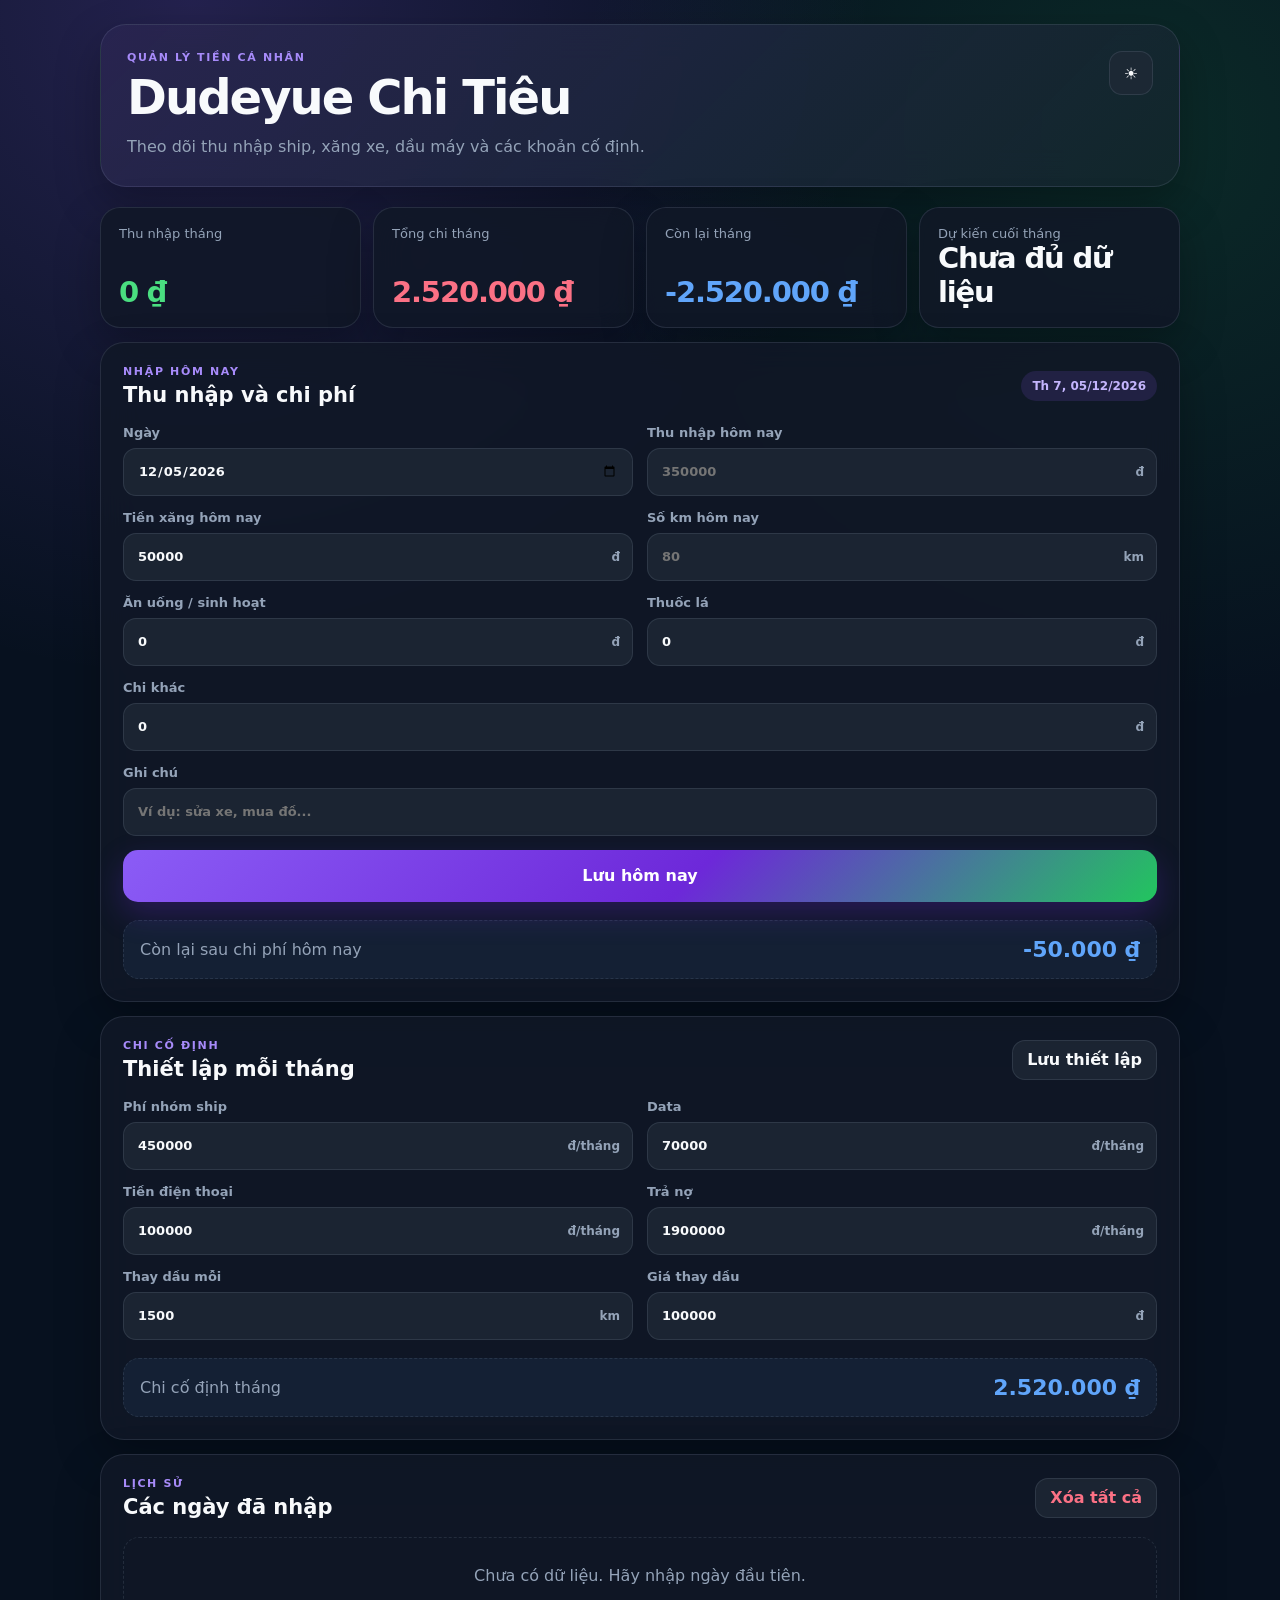
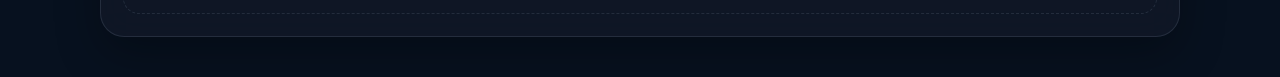
<file: index.html>
<!DOCTYPE html>
<html lang="vi">
<head>
  <meta charset="UTF-8" />
  <meta name="viewport" content="width=device-width, initial-scale=1, viewport-fit=cover" />
  <meta name="theme-color" content="#111827" />
  <meta name="apple-mobile-web-app-capable" content="yes" />
  <title>Dudeyue Chi Tiêu</title>
  <link rel="stylesheet" href="style.css" />
</head>
<body>
  <div class="app-shell">
    <header class="hero">
      <div>
        <p class="eyebrow">QUẢN LÝ TIỀN CÁ NHÂN</p>
        <h1>Dudeyue Chi Tiêu</h1>
        <p class="sub">Theo dõi thu nhập ship, xăng xe, dầu máy và các khoản cố định.</p>
      </div>
      <button id="themeBtn" class="icon-btn" aria-label="Đổi giao diện">☀️</button>
    </header>

    <main>
      <section class="summary-grid">
        <article class="summary-card income"><span>Thu nhập tháng</span><strong id="monthIncome">0đ</strong></article>
        <article class="summary-card expense"><span>Tổng chi tháng</span><strong id="monthExpense">0đ</strong></article>
        <article class="summary-card profit"><span>Còn lại tháng</span><strong id="monthNet">0đ</strong></article>
        <article class="summary-card"><span>Dự kiến cuối tháng</span><strong id="monthForecast">0đ</strong></article>
      </section>

      <section class="panel">
        <div class="panel-heading">
          <div><p class="eyebrow">NHẬP HÔM NAY</p><h2>Thu nhập và chi phí</h2></div>
          <span id="todayLabel" class="date-pill"></span>
        </div>

        <form id="dailyForm" class="form-grid">
          <label>Ngày<input id="entryDate" type="date" required /></label>
          <label>Thu nhập hôm nay<div class="money-input"><input id="income" type="number" inputmode="numeric" min="0" step="1000" placeholder="350000" required /><span>đ</span></div></label>
          <label>Tiền xăng hôm nay<div class="money-input"><input id="fuel" type="number" inputmode="numeric" min="0" max="200000" step="1000" value="50000" /><span>đ</span></div></label>
          <label>Số km hôm nay<div class="money-input"><input id="km" type="number" inputmode="decimal" min="0" step="1" placeholder="80" /><span>km</span></div></label>
          <label>Ăn uống / sinh hoạt<div class="money-input"><input id="food" type="number" inputmode="numeric" min="0" step="1000" value="0" /><span>đ</span></div></label>
          <label>Thuốc lá<div class="money-input"><input id="cigarette" type="number" inputmode="numeric" min="0" step="1000" value="0" /><span>đ</span></div></label>
          <label class="full">Chi khác<div class="money-input"><input id="other" type="number" inputmode="numeric" min="0" step="1000" value="0" /><span>đ</span></div></label>
          <label class="full">Ghi chú<input id="note" type="text" maxlength="100" placeholder="Ví dụ: sửa xe, mua đồ..." /></label>
          <button class="primary-btn full" type="submit">Lưu hôm nay</button>
        </form>
        <div class="instant-result"><span>Còn lại sau chi phí hôm nay</span><strong id="todayNet">0đ</strong></div>
      </section>

      <section class="panel">
        <div class="panel-heading">
          <div><p class="eyebrow">CHI CỐ ĐỊNH</p><h2>Thiết lập mỗi tháng</h2></div>
          <button id="saveSettingsBtn" class="secondary-btn" type="button">Lưu thiết lập</button>
        </div>
        <div class="settings-grid">
          <label>Phí nhóm ship<div class="money-input"><input id="groupFee" type="number" min="0" step="1000" value="450000" /><span>đ/tháng</span></div></label>
          <label>Data<div class="money-input"><input id="dataFee" type="number" min="0" step="1000" value="70000" /><span>đ/tháng</span></div></label>
          <label>Tiền điện thoại<div class="money-input"><input id="phoneFee" type="number" min="0" step="1000" value="100000" /><span>đ/tháng</span></div></label>
          <label>Trả nợ<div class="money-input"><input id="debtFee" type="number" min="0" step="1000" value="1900000" /><span>đ/tháng</span></div></label>
          <label>Thay dầu mỗi<div class="money-input"><input id="oilKm" type="number" min="1" step="100" value="1500" /><span>km</span></div></label>
          <label>Giá thay dầu<div class="money-input"><input id="oilCost" type="number" min="0" step="1000" value="100000" /><span>đ</span></div></label>
        </div>
        <div class="fixed-cost"><span>Chi cố định tháng</span><strong id="fixedTotal">0đ</strong></div>
      </section>

      <section class="panel">
        <div class="panel-heading">
          <div><p class="eyebrow">LỊCH SỬ</p><h2>Các ngày đã nhập</h2></div>
          <button id="clearBtn" class="danger-btn" type="button">Xóa tất cả</button>
        </div>
        <div id="emptyState" class="empty-state">Chưa có dữ liệu. Hãy nhập ngày đầu tiên.</div>
        <div id="historyList" class="history-list"></div>
      </section>
    </main>
  </div>
  <script src="app.js"></script>
</body>
</html>
</file>
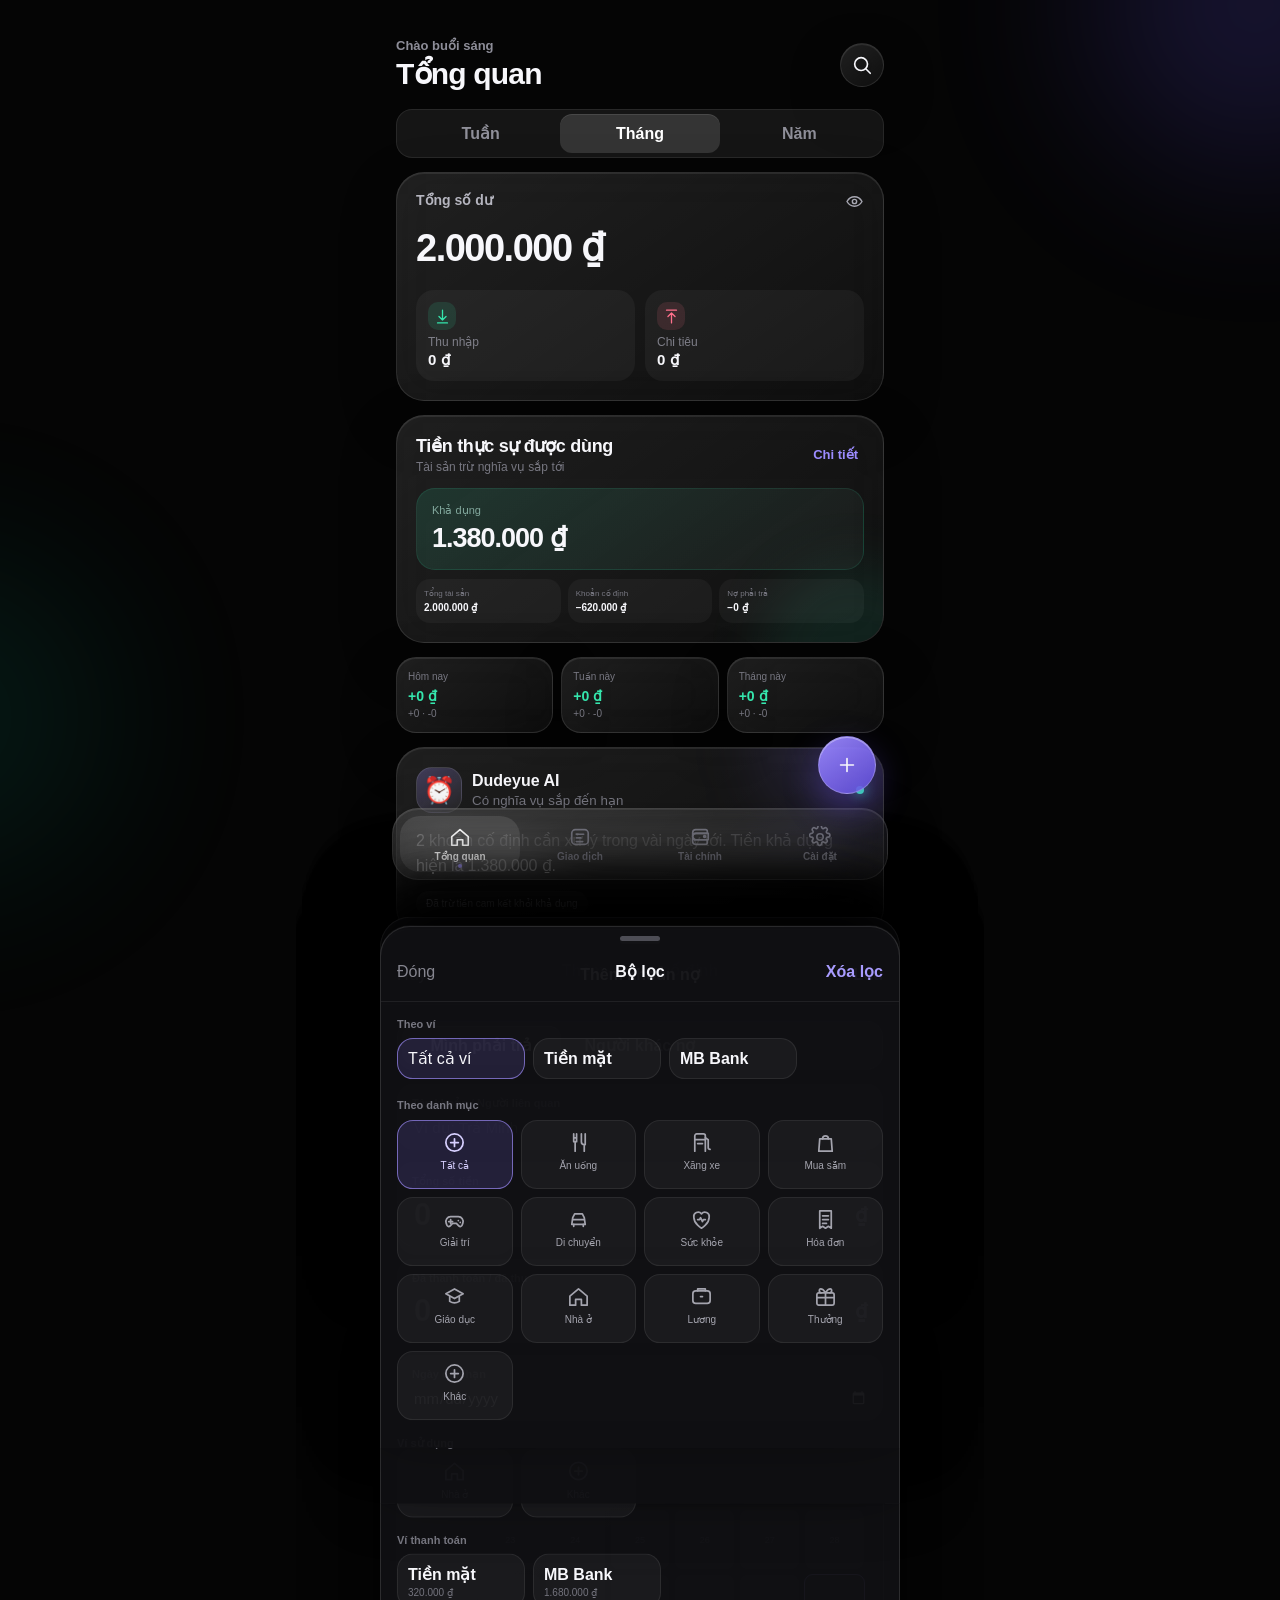
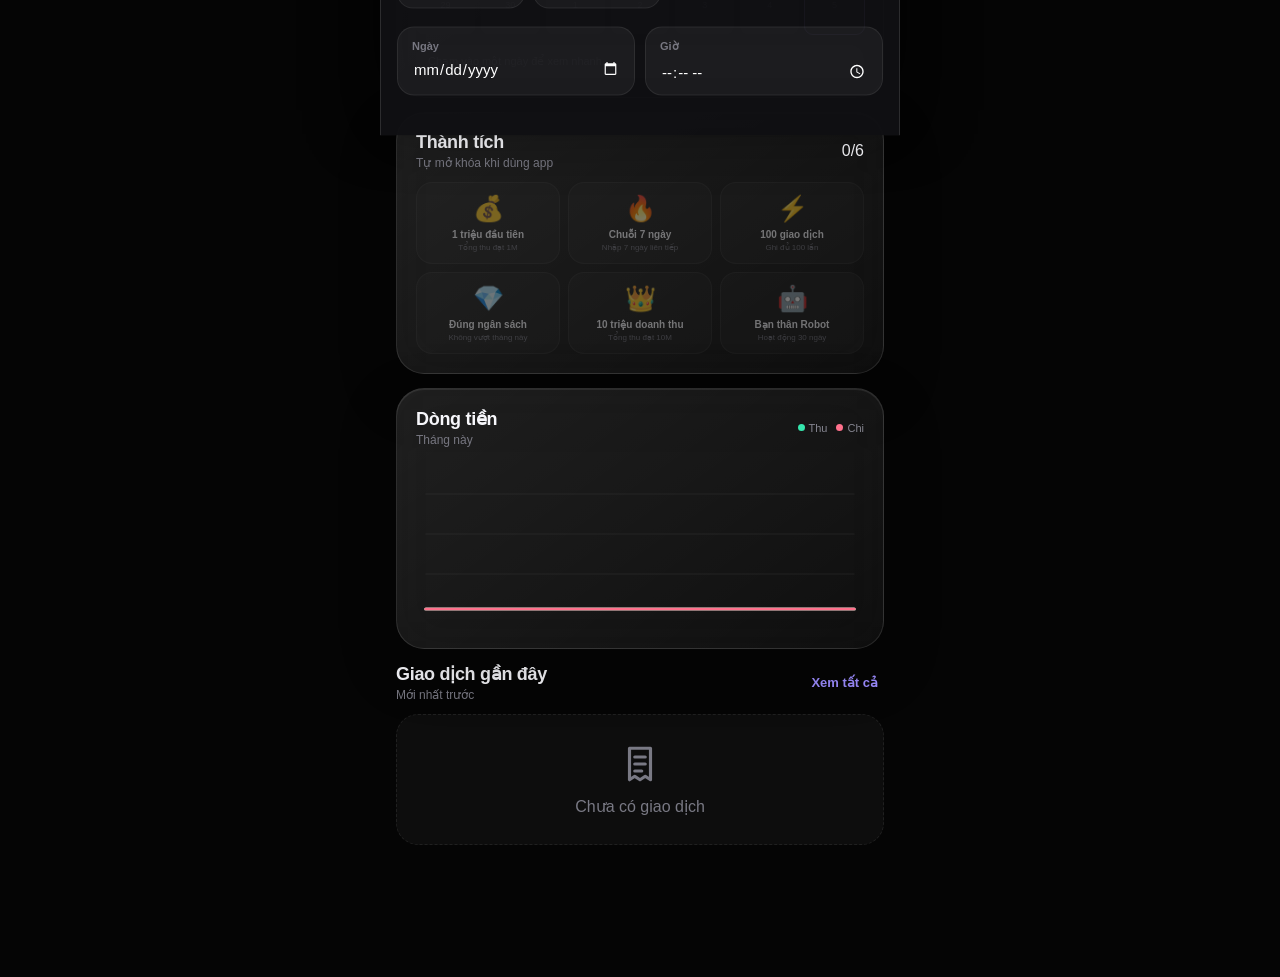
<file: thuchi/index.html>
<!doctype html>
<html lang="vi">
<head>
  <meta charset="utf-8">
  <meta name="viewport" content="width=device-width,initial-scale=1,viewport-fit=cover,user-scalable=no">
  <meta name="theme-color" content="#050505">
  <meta name="apple-mobile-web-app-capable" content="yes">
  <meta name="apple-mobile-web-app-status-bar-style" content="black-translucent">
  <meta name="apple-mobile-web-app-title" content="Dudeyue">
  <title>Dudeyue Thu Chi</title>
  <link rel="manifest" href="./manifest.webmanifest">
  <link rel="icon" href="./icon.svg" type="image/svg+xml">
  <link rel="apple-touch-icon" href="./icon.svg">
  <link rel="stylesheet" href="./style.css">
</head>
<body>
  <div class="ambient ambient-a"></div>
  <div class="ambient ambient-b"></div>

  <main id="app" class="app-shell">
    <section class="page active" data-page="overview">
      <header class="topbar">
        <div>
          <p class="eyebrow" id="greeting">Chào buổi tối</p>
          <h1>Tổng quan</h1>
        </div>
        <button class="icon-button glass" id="openSearch" aria-label="Tìm kiếm">
          <svg viewBox="0 0 24 24" aria-hidden="true"><path d="m21 21-4.35-4.35m1.35-5.65a7 7 0 1 1-14 0 7 7 0 0 1 14 0Z"/></svg>
        </button>
      </header>

      <div class="period-switch" id="periodSwitch" aria-label="Khoảng thời gian">
        <button data-period="week">Tuần</button>
        <button class="active" data-period="month">Tháng</button>
        <button data-period="year">Năm</button>
      </div>

      <article class="balance-card glass-card">
        <div class="card-title-row">
          <span>Tổng số dư</span>
          <button class="mini-icon" id="toggleBalance" aria-label="Ẩn hiện số dư">
            <svg viewBox="0 0 24 24"><path d="M2.5 12s3.5-6 9.5-6 9.5 6 9.5 6-3.5 6-9.5 6-9.5-6-9.5-6Z"/><circle cx="12" cy="12" r="2.7"/></svg>
          </button>
        </div>
        <div class="balance-value count-up" id="totalBalance">0 ₫</div>
        <div class="balance-stats">
          <div>
            <span class="stat-icon income"><svg viewBox="0 0 24 24"><path d="M12 3v14m0 0 5-5m-5 5-5-5"/><path d="M5 21h14"/></svg></span>
            <p>Thu nhập</p>
            <strong id="incomeTotal">0 ₫</strong>
          </div>
          <div>
            <span class="stat-icon expense"><svg viewBox="0 0 24 24"><path d="M12 21V7m0 0 5 5m-5-5-5 5"/><path d="M5 3h14"/></svg></span>
            <p>Chi tiêu</p>
            <strong id="expenseTotal">0 ₫</strong>
          </div>
        </div>
      </article>

      <section class="money-layers glass-card">
        <div class="section-heading compact-heading">
          <div><h2>Tiền thực sự được dùng</h2><p>Tài sản trừ nghĩa vụ sắp tới</p></div>
          <button class="text-button" data-go="wallets">Chi tiết</button>
        </div>
        <div class="money-layer-main">
          <span>Khả dụng</span>
          <strong id="availableMoney">0 ₫</strong>
        </div>
        <div class="money-layer-grid">
          <div><span>Tổng tài sản</span><strong id="assetSnapshot">0 ₫</strong></div>
          <div><span>Khoản cố định</span><strong id="fixedSnapshot">0 ₫</strong></div>
          <div><span>Nợ phải trả</span><strong id="debtSnapshot">0 ₫</strong></div>
        </div>
      </section>

      <section class="quick-stats" id="quickStats">
        <article class="mini-stat glass-card"><span>Hôm nay</span><strong id="todayNet">0 ₫</strong><small id="todayBreakdown">+0 · -0</small></article>
        <article class="mini-stat glass-card"><span>Tuần này</span><strong id="weekNet">0 ₫</strong><small id="weekBreakdown">+0 · -0</small></article>
        <article class="mini-stat glass-card"><span>Tháng này</span><strong id="monthNet">0 ₫</strong><small id="monthBreakdown">+0 · -0</small></article>
      </section>

      <article class="ai-card glass-card" id="aiCard">
        <div class="ai-head">
          <div class="ai-face" id="aiFace">🤖</div>
          <div><span>Dudeyue AI</span><small id="aiMood">Đang phân tích tiền của mày</small></div>
          <span class="live-dot"></span>
        </div>
        <p id="aiInsight">Thêm vài giao dịch để tao bắt đầu phân tích.</p>
        <div class="ai-tags" id="aiTags"></div>
      </article>

      <button class="budget-card glass-card pressable" id="openBudget">
        <div class="card-title-row">
          <div>
            <span>Ngân sách tháng này</span>
            <small id="budgetCaption">Chạm để chỉnh</small>
          </div>
          <span class="budget-percent" id="budgetPercent">0%</span>
        </div>
        <div class="budget-numbers"><strong id="budgetSpent">0 ₫</strong><span>/</span><span id="budgetLimit">0 ₫</span></div>
        <div class="progress-track"><div class="progress-fill" id="budgetProgress"></div></div>
        <div class="budget-detail-grid">
          <div><span>Còn lại</span><strong id="budgetRemaining">0 ₫</strong></div>
          <div><span>TB/ngày</span><strong id="budgetDailyAvg">0 ₫</strong></div>
          <div><span>Dự báo</span><strong id="budgetForecast">0 ₫</strong></div>
        </div>
        <div class="budget-category-bars" id="budgetCategoryBars"></div>
      </button>


      <article class="level-card glass-card">
        <div class="level-top">
          <div><span class="level-kicker">Hồ sơ tài chính</span><h2 id="levelTitle">Level 1 · Tân binh</h2></div>
          <div class="level-badge" id="levelBadge">1</div>
        </div>
        <div class="xp-row"><span id="xpText">0 / 100 XP</span><span id="streakText">🔥 0 ngày</span></div>
        <div class="progress-track xp-track"><div class="progress-fill" id="xpProgress"></div></div>
      </article>

      <article class="heatmap-card glass-card">
        <div class="section-heading">
          <div><h2>Lịch chi tiêu</h2><p>28 ngày gần nhất</p></div>
          <span class="heatmap-hint">ít → nhiều</span>
        </div>
        <div class="heatmap" id="heatmap"></div>
        <div class="heatmap-detail" id="heatmapDetail">Chạm vào một ngày để xem nhanh.</div>
      </article>

      <article class="achievement-card glass-card">
        <div class="section-heading">
          <div><h2>Thành tích</h2><p>Tự mở khóa khi dùng app</p></div>
          <span id="achievementCount">0/6</span>
        </div>
        <div class="achievement-grid" id="achievementGrid"></div>
      </article>

      <article class="chart-card glass-card">
        <div class="section-heading">
          <div>
            <h2>Dòng tiền</h2>
            <p id="chartSubtitle">Tháng này</p>
          </div>
          <div class="legend"><span><i class="dot income-dot"></i>Thu</span><span><i class="dot expense-dot"></i>Chi</span></div>
        </div>
        <div class="chart-wrap">
          <svg id="cashflowChart" viewBox="0 0 360 170" preserveAspectRatio="none" aria-label="Biểu đồ thu chi"></svg>
        </div>
      </article>

      <section class="recent-section">
        <div class="section-heading">
          <div><h2>Giao dịch gần đây</h2><p>Mới nhất trước</p></div>
          <button class="text-button" data-go="transactions">Xem tất cả</button>
        </div>
        <div id="recentTransactions" class="transaction-list"></div>
      </section>
    </section>

    <section class="page" data-page="transactions">
      <header class="topbar">
        <div><p class="eyebrow">Quản lý</p><h1>Giao dịch</h1></div>
        <button class="icon-button glass" id="openFilter" aria-label="Bộ lọc">
          <svg viewBox="0 0 24 24"><path d="M4 6h16M7 12h10M10 18h4"/></svg>
        </button>
      </header>
      <div class="search-field glass">
        <svg viewBox="0 0 24 24"><path d="m21 21-4.35-4.35m1.35-5.65a7 7 0 1 1-14 0 7 7 0 0 1 14 0Z"/></svg>
        <input id="transactionSearch" type="search" placeholder="Tìm nội dung, danh mục, ví…" autocomplete="off">
      </div>
      <div class="chip-row" id="transactionTypeChips">
        <button class="chip active" data-filter="all">Tất cả</button>
        <button class="chip" data-filter="expense">Chi</button>
        <button class="chip" data-filter="income">Thu</button>
        <button class="chip" data-filter="transfer">Chuyển ví</button>
      </div>
      <div id="allTransactions" class="transaction-list full"></div>
    </section>

    <section class="page" data-page="wallets">
      <header class="topbar">
        <div><p class="eyebrow">Dòng tiền</p><h1>Trung tâm tài chính</h1></div>
        <button class="icon-button glass" id="financeAddBtn" aria-label="Thêm">
          <svg viewBox="0 0 24 24"><path d="M12 5v14M5 12h14"/></svg>
        </button>
      </header>

      <div class="segmented finance-switch" id="financeSwitch">
        <button class="active" data-finance="wallets">Ví</button>
        <button data-finance="fixed">Cố định</button>
        <button data-finance="debts">Nợ</button>
      </div>

      <section class="finance-panel active" data-finance-panel="wallets">
        <article class="wallet-summary glass-card">
          <span>Tổng tài sản</span>
          <strong id="walletTotal">0 ₫</strong>
          <p id="walletCount">0 ví đang hoạt động</p>
        </article>
        <div id="walletList" class="wallet-list"></div>
      </section>

      <section class="finance-panel" data-finance-panel="fixed">
        <article class="obligation-hero glass-card">
          <span>Cố định tháng này</span>
          <strong id="fixedMonthTotal">0 ₫</strong>
          <div class="obligation-hero-row">
            <small id="fixedPaidText">Đã trả 0 ₫</small>
            <small id="fixedRemainingText">Còn 0 ₫</small>
          </div>
          <div class="progress-track"><div class="progress-fill fixed-progress" id="fixedProgress"></div></div>
        </article>
        <div class="section-heading finance-heading">
          <div><h2>Lịch thanh toán</h2><p>Chạm để đánh dấu đã trả</p></div>
        </div>
        <div id="fixedList" class="obligation-list"></div>
      </section>

      <section class="finance-panel" data-finance-panel="debts">
        <article class="networth-card glass-card">
          <div><span>Tài sản</span><strong id="debtAsset">0 ₫</strong></div>
          <i>−</i>
          <div><span>Nợ còn lại</span><strong id="totalDebt">0 ₫</strong></div>
          <i>=</i>
          <div class="net-result"><span>Tài sản ròng</span><strong id="netWorth">0 ₫</strong></div>
        </article>
        <div class="debt-summary-grid">
          <article class="mini-stat glass-card"><span>Phải trả</span><strong class="negative" id="payableTotal">0 ₫</strong><small id="payableDue">0 khoản sắp hạn</small></article>
          <article class="mini-stat glass-card"><span>Phải thu</span><strong class="positive" id="receivableTotal">0 ₫</strong><small id="receivableDue">0 khoản cần thu</small></article>
        </div>
        <div id="debtList" class="obligation-list"></div>
      </section>
    </section>

    <section class="page" data-page="settings">
      <header class="topbar">
        <div><p class="eyebrow">Cá nhân hóa</p><h1>Cài đặt</h1></div>
        <img class="robot-avatar" src="./icon.svg" alt="AI Robot">
      </header>

      <article class="profile-card glass-card">
        <div class="profile-main">
          <img src="./icon.svg" alt="Robot">
          <div><strong>Dudeyue</strong><span id="profileRank">Finance Rookie</span></div>
        </div>
        <div class="profile-metrics">
          <div><strong id="profileTx">0</strong><span>Giao dịch</span></div>
          <div><strong id="profileIncome">0 ₫</strong><span>Tổng thu</span></div>
          <div><strong id="profileDays">0</strong><span>Ngày hoạt động</span></div>
        </div>
      </article>

      <section class="settings-group glass-card">
        <h2>Dữ liệu</h2>
        <button class="setting-row" id="exportData">
          <span class="setting-icon"><svg viewBox="0 0 24 24"><path d="M12 3v12m0 0 5-5m-5 5-5-5"/><path d="M5 21h14"/></svg></span>
          <span><strong>Xuất bản sao JSON</strong><small>Lưu toàn bộ dữ liệu về máy</small></span>
          <svg class="chevron" viewBox="0 0 24 24"><path d="m9 6 6 6-6 6"/></svg>
        </button>
        <button class="setting-row" id="importData">
          <span class="setting-icon"><svg viewBox="0 0 24 24"><path d="M12 21V9m0 0 5 5m-5-5-5 5"/><path d="M5 3h14"/></svg></span>
          <span><strong>Khôi phục từ JSON</strong><small>Tương thích cả dữ liệu bản cũ phổ biến</small></span>
          <svg class="chevron" viewBox="0 0 24 24"><path d="m9 6 6 6-6 6"/></svg>
        </button>
        <input type="file" id="importFile" accept=".json,application/json" hidden>
      </section>

      <section class="settings-group glass-card">
        <h2>Ứng dụng</h2>
        <div class="setting-row static-row">
          <span class="setting-icon"><svg viewBox="0 0 24 24"><path d="M12 3a9 9 0 1 0 9 9c0-.6-.06-1.18-.17-1.74A7 7 0 0 1 12 3Z"/></svg></span>
          <span><strong>AMOLED Dark</strong><small>Giao diện tối Liquid Glass</small></span>
          <span class="status-pill">Đang bật</span>
        </div>
        <button class="setting-row danger-row" id="resetData">
          <span class="setting-icon"><svg viewBox="0 0 24 24"><path d="M4 7h16M9 7V4h6v3m-8 0 1 14h8l1-14"/></svg></span>
          <span><strong>Xóa toàn bộ dữ liệu</strong><small>Không thể hoàn tác</small></span>
          <svg class="chevron" viewBox="0 0 24 24"><path d="m9 6 6 6-6 6"/></svg>
        </button>
      </section>
      <p class="app-version">Dudeyue Finance V4.1 · Obligations Engine</p>
    </section>
  </main>

  <button id="fab" class="fab" aria-label="Thêm giao dịch">
    <svg viewBox="0 0 24 24"><path d="M12 5v14M5 12h14"/></svg>
  </button>

  <nav class="tabbar glass">
    <button class="tab active" data-tab="overview"><svg viewBox="0 0 24 24"><path d="M3 11.5 12 4l9 7.5V21h-6v-6H9v6H3Z"/></svg><span>Tổng quan</span></button>
    <button class="tab" data-tab="transactions"><svg viewBox="0 0 24 24"><rect x="3" y="4" width="18" height="16" rx="4"/><path d="M8 9h8M8 13h5M8 17h7"/></svg><span>Giao dịch</span></button>
    <button class="tab" data-tab="wallets"><svg viewBox="0 0 24 24"><path d="M4 7.5A3.5 3.5 0 0 1 7.5 4H18a2 2 0 0 1 2 2v2H7.5a3.5 3.5 0 0 0 0 7H20v3a2 2 0 0 1-2 2H7a3 3 0 0 1-3-3Z"/><path d="M7.5 8H21v7H7.5a3.5 3.5 0 0 1 0-7Z"/><circle cx="17" cy="11.5" r="1"/></svg><span>Tài chính</span></button>
    <button class="tab" data-tab="settings"><svg viewBox="0 0 24 24"><path d="M12 8.5A3.5 3.5 0 1 0 12 15.5 3.5 3.5 0 0 0 12 8.5Z"/><path d="m19.4 15 .1.1a2 2 0 0 1-2.8 2.8l-.1-.1a1.7 1.7 0 0 0-2.9 1.2v.2a2 2 0 0 1-4 0V19a1.7 1.7 0 0 0-2.9-1.2l-.1.1a2 2 0 0 1-2.8-2.8L4 15a1.7 1.7 0 0 0-1.2-2.9h-.2a2 2 0 0 1 0-4h.2A1.7 1.7 0 0 0 4 5.2l-.1-.1a2 2 0 0 1 2.8-2.8l.1.1A1.7 1.7 0 0 0 9.7 1.2V1a2 2 0 0 1 4 0v.2a1.7 1.7 0 0 0 2.9 1.2l.1-.1a2 2 0 0 1 2.8 2.8l-.1.1a1.7 1.7 0 0 0 1.2 2.9h.2a2 2 0 0 1 0 4h-.2A1.7 1.7 0 0 0 19.4 15Z"/></svg><span>Cài đặt</span></button>
  </nav>

  <div class="scrim" id="scrim"></div>

  <section class="sheet" id="transactionSheet" aria-hidden="true">
    <div class="sheet-handle"></div>
    <div class="sheet-header"><button class="sheet-close" data-close>Hủy</button><h2 id="transactionSheetTitle">Thêm giao dịch</h2><button class="sheet-save" id="saveTransaction">Lưu</button></div>
    <div class="sheet-content">
      <div class="segmented" id="transactionType">
        <button class="active" data-type="expense">Chi tiêu</button>
        <button data-type="income">Thu nhập</button>
        <button data-type="transfer">Chuyển ví</button>
      </div>
      <label class="amount-input">
        <span>Số tiền</span>
        <div><input id="amountInput" inputmode="numeric" placeholder="0"><b>₫</b></div>
      </label>
      <label class="field"><span>Nội dung</span><input id="noteInput" type="text" placeholder="Ví dụ: Ăn trưa"></label>
      <div class="field-block" id="categoryBlock">
        <span class="field-label">Danh mục</span>
        <div class="icon-grid" id="categoryGrid"></div>
      </div>
      <div class="field-block">
        <span class="field-label" id="walletLabel">Ví thanh toán</span>
        <div class="wallet-picks" id="walletPicks"></div>
      </div>
      <div class="field-block hidden" id="toWalletBlock">
        <span class="field-label">Chuyển đến ví</span>
        <div class="wallet-picks" id="toWalletPicks"></div>
      </div>
      <div class="date-grid">
        <label class="field"><span>Ngày</span><input id="dateInput" type="date"></label>
        <label class="field"><span>Giờ</span><input id="timeInput" type="time"></label>
      </div>
    </div>
  </section>

  <section class="sheet compact-sheet" id="budgetSheet" aria-hidden="true">
    <div class="sheet-handle"></div>
    <div class="sheet-header"><button class="sheet-close" data-close>Hủy</button><h2>Ngân sách tháng</h2><button class="sheet-save" id="saveBudget">Lưu</button></div>
    <div class="sheet-content">
      <label class="amount-input"><span>Giới hạn chi tiêu</span><div><input id="budgetInput" inputmode="numeric" placeholder="0"><b>₫</b></div></label>
      <div class="field-block">
        <span class="field-label">Cảnh báo khi đạt</span>
        <div class="chip-row budget-alerts" id="budgetAlertChips">
          <button class="chip" data-alert="50">50%</button>
          <button class="chip active" data-alert="80">80%</button>
          <button class="chip active" data-alert="100">100%</button>
        </div>
      </div>
      <div class="field-block">
        <span class="field-label">Giới hạn theo danh mục</span>
        <div id="categoryBudgetEditor" class="category-budget-editor"></div>
      </div>
      <p class="helper">App sẽ dự báo mức chi cuối tháng và cảnh báo khi tốc độ chi tiêu quá nhanh.</p>
    </div>
  </section>

  <section class="sheet compact-sheet" id="walletSheet" aria-hidden="true">
    <div class="sheet-handle"></div>
    <div class="sheet-header"><button class="sheet-close" data-close>Hủy</button><h2 id="walletSheetTitle">Thêm ví</h2><button class="sheet-save" id="saveWallet">Lưu</button></div>
    <div class="sheet-content">
      <label class="field"><span>Tên ví</span><input id="walletNameInput" type="text" placeholder="Ví dụ: MB Bank"></label>
      <label class="amount-input"><span>Số dư ban đầu</span><div><input id="walletBalanceInput" inputmode="numeric" placeholder="0"><b>₫</b></div></label>
      <div class="field-block"><span class="field-label">Biểu tượng</span><div class="icon-grid small" id="walletIconGrid"></div></div>
    </div>
  </section>

  <section class="sheet compact-sheet" id="fixedSheet" aria-hidden="true">
    <div class="sheet-handle"></div>
    <div class="sheet-header"><button class="sheet-close" data-close>Hủy</button><h2 id="fixedSheetTitle">Thêm khoản cố định</h2><button class="sheet-save" id="saveFixed">Lưu</button></div>
    <div class="sheet-content">
      <label class="field"><span>Tên khoản</span><input id="fixedNameInput" type="text" placeholder="Ví dụ: Phí nhóm ship"></label>
      <label class="amount-input"><span>Số tiền</span><div><input id="fixedAmountInput" inputmode="numeric" placeholder="0"><b>₫</b></div></label>
      <div class="field-block">
        <span class="field-label">Chu kỳ</span>
        <div class="chip-row" id="fixedCycleChips">
          <button class="chip active" data-cycle="monthly">Hàng tháng</button>
          <button class="chip" data-cycle="weekly">Hàng tuần</button>
          <button class="chip" data-cycle="yearly">Hàng năm</button>
        </div>
      </div>
      <div class="date-grid">
        <label class="field"><span>Ngày đến hạn</span><input id="fixedDueDayInput" type="number" min="1" max="31" value="1"></label>
        <label class="field"><span>Danh mục</span><input id="fixedCategoryInput" type="text" placeholder="Hóa đơn"></label>
      </div>
      <div class="field-block">
        <span class="field-label">Ví thanh toán mặc định</span>
        <div class="wallet-picks" id="fixedWalletPicks"></div>
      </div>
      <button class="sheet-danger hidden" id="deleteFixed">Xóa khoản cố định</button>
    </div>
  </section>

  <section class="sheet compact-sheet" id="debtSheet" aria-hidden="true">
    <div class="sheet-handle"></div>
    <div class="sheet-header"><button class="sheet-close" data-close>Hủy</button><h2 id="debtSheetTitle">Thêm khoản nợ</h2><button class="sheet-save" id="saveDebt">Lưu</button></div>
    <div class="sheet-content">
      <div class="segmented" id="debtTypeSwitch">
        <button class="active" data-debt-type="payable">Mình phải trả</button>
        <button data-debt-type="receivable">Người khác nợ</button>
      </div>
      <label class="field"><span>Tên khoản / Người liên quan</span><input id="debtNameInput" type="text" placeholder="Ví dụ: Trả Minh"></label>
      <label class="amount-input"><span>Tổng số tiền</span><div><input id="debtAmountInput" inputmode="numeric" placeholder="0"><b>₫</b></div></label>
      <label class="amount-input"><span>Đã thanh toán / đã thu</span><div><input id="debtPaidInput" inputmode="numeric" placeholder="0"><b>₫</b></div></label>
      <label class="field"><span>Ngày đến hạn</span><input id="debtDueInput" type="date"></label>
      <div class="field-block">
        <span class="field-label">Ví sử dụng</span>
        <div class="wallet-picks" id="debtWalletPicks"></div>
      </div>
      <button class="sheet-danger hidden" id="deleteDebt">Xóa khoản nợ</button>
    </div>
  </section>

  <section class="sheet compact-sheet" id="filterSheet" aria-hidden="true">
    <div class="sheet-handle"></div>
    <div class="sheet-header"><button class="sheet-close" data-close>Đóng</button><h2>Bộ lọc</h2><button class="sheet-save" id="clearFilters">Xóa lọc</button></div>
    <div class="sheet-content">
      <span class="field-label">Theo ví</span>
      <div class="wallet-picks" id="filterWalletPicks"></div>
      <span class="field-label top-gap">Theo danh mục</span>
      <div class="icon-grid" id="filterCategoryGrid"></div>
    </div>
  </section>

  <div class="context-menu glass" id="contextMenu" role="menu">
    <button data-action="edit"><svg viewBox="0 0 24 24"><path d="m4 20 4.5-1 10-10a2.1 2.1 0 0 0-3-3l-10 10Z"/></svg>Sửa</button>
    <button data-action="duplicate"><svg viewBox="0 0 24 24"><rect x="8" y="8" width="12" height="12" rx="3"/><path d="M16 8V7a3 3 0 0 0-3-3H7a3 3 0 0 0-3 3v6a3 3 0 0 0 3 3h1"/></svg>Nhân bản</button>
    <button class="danger" data-action="delete"><svg viewBox="0 0 24 24"><path d="M4 7h16M9 7V4h6v3m-8 0 1 14h8l1-14"/></svg>Xóa</button>
  </div>

  <div class="toast" id="toast"></div>
  <script src="./app.js"></script>
</body>
</html>
</file>
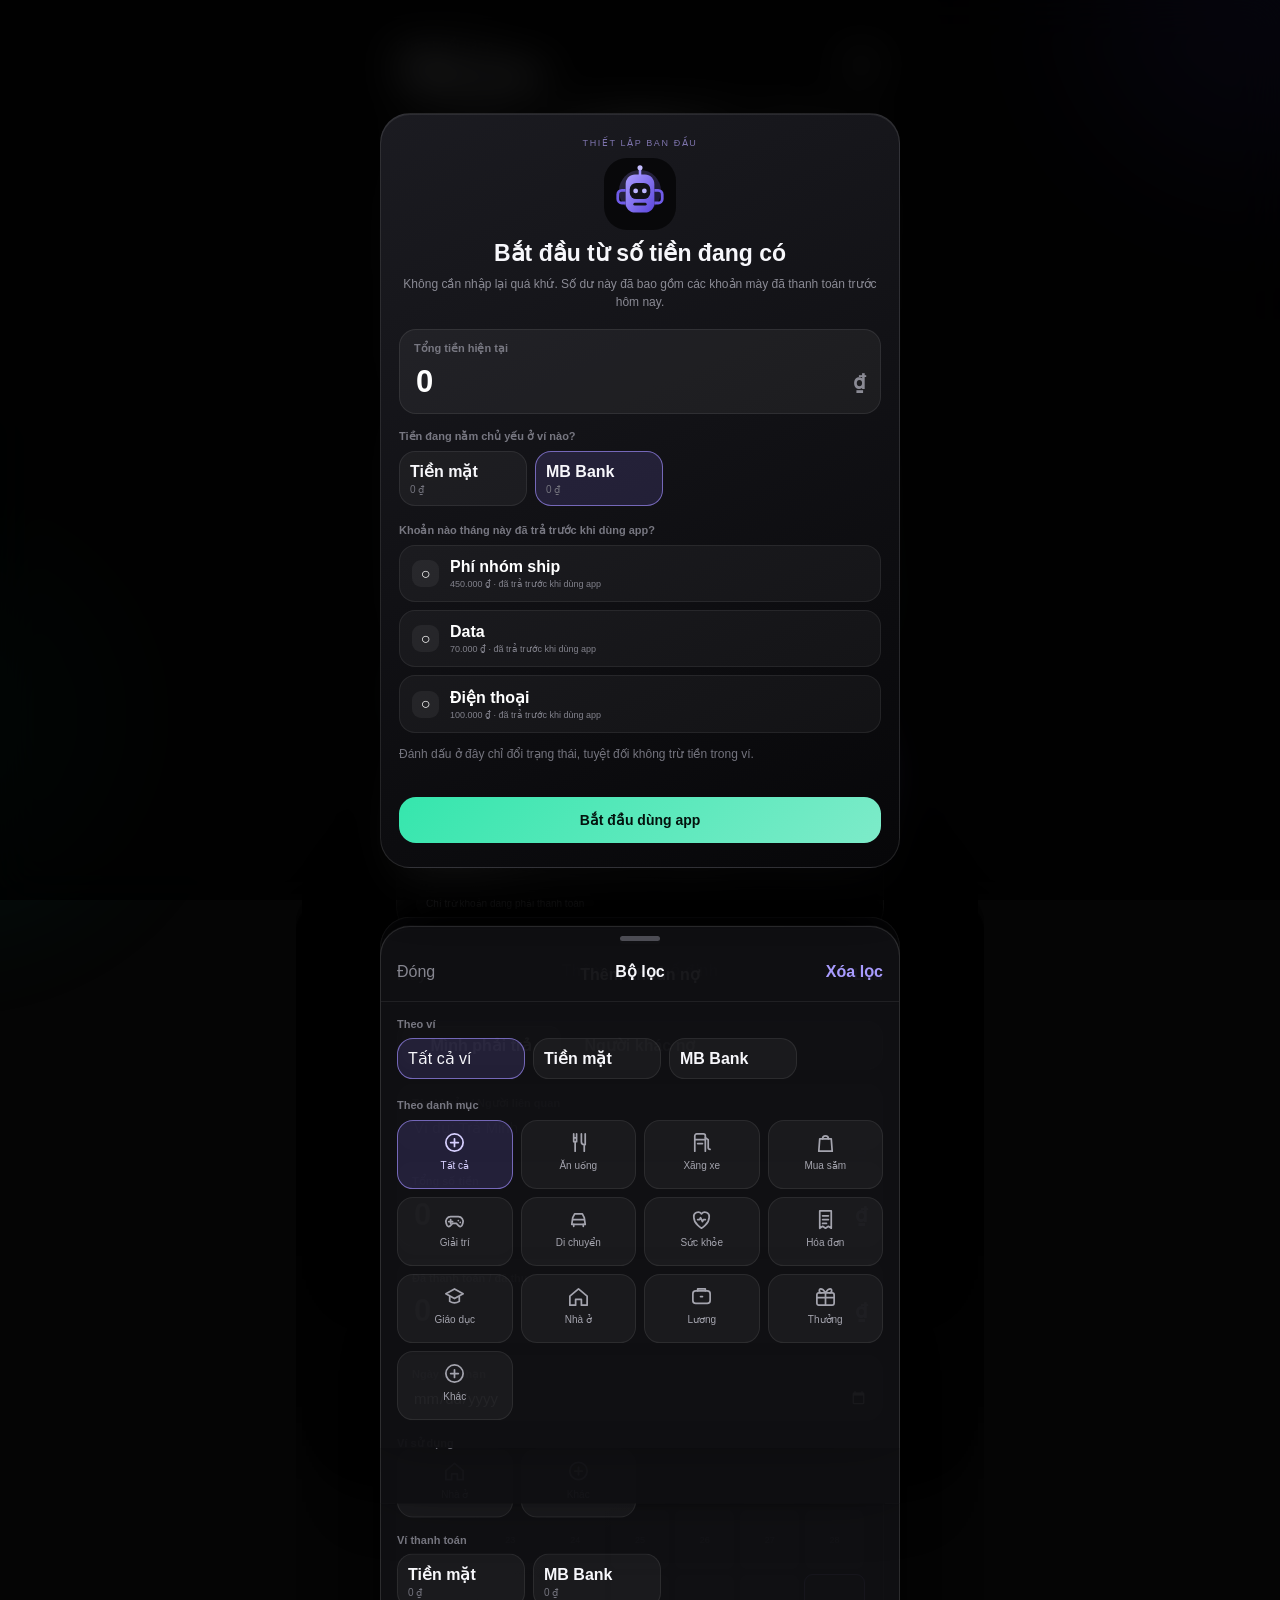
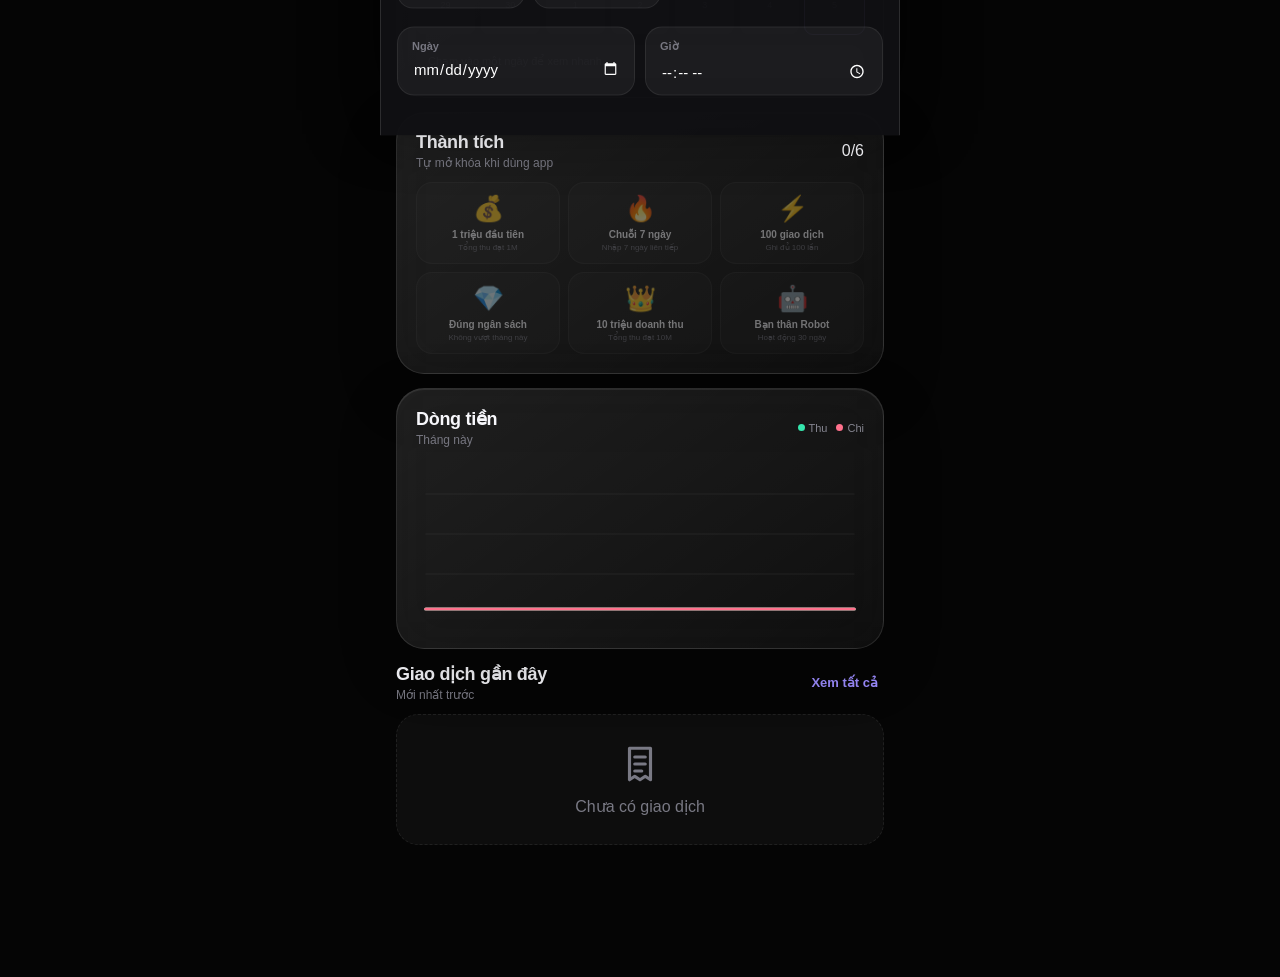
<file: thuchiv1/index.html>
<!doctype html>
<html lang="vi">
<head>
  <meta charset="utf-8">
  <meta name="viewport" content="width=device-width,initial-scale=1,viewport-fit=cover,user-scalable=no">
  <meta name="theme-color" content="#050505">
  <meta name="apple-mobile-web-app-capable" content="yes">
  <meta name="apple-mobile-web-app-status-bar-style" content="black-translucent">
  <meta name="apple-mobile-web-app-title" content="Dudeyue">
  <title>Dudeyue Finance V5</title>
  <link rel="manifest" href="./manifest.webmanifest">
  <link rel="icon" href="./icon.svg" type="image/svg+xml">
  <link rel="apple-touch-icon" href="./icon.svg">
  <link rel="stylesheet" href="./style.css">
</head>
<body>

  <section class="onboarding" id="onboarding" aria-hidden="true">
    <div class="onboarding-card glass-card">
      <div class="setup-step-label">THIẾT LẬP BAN ĐẦU</div>
      <div class="setup-robot"><img src="./icon.svg" alt="Robot Dudeyue"></div>
      <h2>Bắt đầu từ số tiền đang có</h2>
      <p class="setup-copy">Không cần nhập lại quá khứ. Số dư này đã bao gồm các khoản mày đã thanh toán trước hôm nay.</p>
      <label class="amount-input setup-amount"><span>Tổng tiền hiện tại</span><div><input id="setupBalanceInput" inputmode="numeric" placeholder="805.000"><b>₫</b></div></label>
      <div class="field-block"><span class="field-label">Tiền đang nằm chủ yếu ở ví nào?</span><div class="wallet-picks" id="setupWalletPicks"></div></div>
      <div class="field-block"><span class="field-label">Khoản nào tháng này đã trả trước khi dùng app?</span><div id="setupFixedList" class="setup-fixed-list"></div><p class="helper">Đánh dấu ở đây chỉ đổi trạng thái, tuyệt đối không trừ tiền trong ví.</p></div>
      <button class="setup-finish" id="finishSetup">Bắt đầu dùng app</button>
    </div>
  </section>
  <div class="ambient ambient-a"></div>
  <div class="ambient ambient-b"></div>

  <main id="app" class="app-shell">
    <section class="page active" data-page="overview">
      <header class="topbar">
        <div>
          <p class="eyebrow" id="greeting">Chào buổi tối</p>
          <h1>Tổng quan</h1>
        </div>
        <button class="icon-button glass" id="openSearch" aria-label="Tìm kiếm">
          <svg viewBox="0 0 24 24" aria-hidden="true"><path d="m21 21-4.35-4.35m1.35-5.65a7 7 0 1 1-14 0 7 7 0 0 1 14 0Z"/></svg>
        </button>
      </header>

      <div class="period-switch" id="periodSwitch" aria-label="Khoảng thời gian">
        <button data-period="week">Tuần</button>
        <button class="active" data-period="month">Tháng</button>
        <button data-period="year">Năm</button>
      </div>

      <article class="balance-card glass-card">
        <div class="card-title-row">
          <span>Tổng số dư</span>
          <button class="mini-icon" id="toggleBalance" aria-label="Ẩn hiện số dư">
            <svg viewBox="0 0 24 24"><path d="M2.5 12s3.5-6 9.5-6 9.5 6 9.5 6-3.5 6-9.5 6-9.5-6-9.5-6Z"/><circle cx="12" cy="12" r="2.7"/></svg>
          </button>
        </div>
        <div class="balance-value count-up" id="totalBalance">0 ₫</div>
        <div class="balance-stats">
          <div>
            <span class="stat-icon income"><svg viewBox="0 0 24 24"><path d="M12 3v14m0 0 5-5m-5 5-5-5"/><path d="M5 21h14"/></svg></span>
            <p>Thu nhập</p>
            <strong id="incomeTotal">0 ₫</strong>
          </div>
          <div>
            <span class="stat-icon expense"><svg viewBox="0 0 24 24"><path d="M12 21V7m0 0 5 5m-5-5-5 5"/><path d="M5 3h14"/></svg></span>
            <p>Chi tiêu</p>
            <strong id="expenseTotal">0 ₫</strong>
          </div>
        </div>
      </article>

      <section class="money-layers glass-card">
        <div class="section-heading compact-heading">
          <div><h2>Tiền thực sự được dùng</h2><p>Tài sản trừ nghĩa vụ sắp tới</p></div>
          <button class="text-button" data-go="wallets">Chi tiết</button>
        </div>
        <div class="money-layer-main">
          <span>Khả dụng</span>
          <strong id="availableMoney">0 ₫</strong>
        </div>
        <div class="money-layer-grid">
          <div><span>Tổng tài sản</span><strong id="assetSnapshot">0 ₫</strong></div>
          <div><span>Khoản cố định</span><strong id="fixedSnapshot">0 ₫</strong></div>
          <div><span>Nợ phải trả</span><strong id="debtSnapshot">0 ₫</strong></div>
        </div>
      </section>

      <section class="quick-stats" id="quickStats">
        <article class="mini-stat glass-card"><span>Hôm nay</span><strong id="todayNet">0 ₫</strong><small id="todayBreakdown">+0 · -0</small></article>
        <article class="mini-stat glass-card"><span>Tuần này</span><strong id="weekNet">0 ₫</strong><small id="weekBreakdown">+0 · -0</small></article>
        <article class="mini-stat glass-card"><span>Tháng này</span><strong id="monthNet">0 ₫</strong><small id="monthBreakdown">+0 · -0</small></article>
      </section>

      <article class="ai-card glass-card" id="aiCard">
        <div class="ai-head">
          <div class="ai-face" id="aiFace">🤖</div>
          <div><span>Dudeyue AI</span><small id="aiMood">Đang phân tích tiền của mày</small></div>
          <span class="live-dot"></span>
        </div>
        <p id="aiInsight">Thêm vài giao dịch để tao bắt đầu phân tích.</p>
        <div class="ai-tags" id="aiTags"></div>
      </article>

      <button class="budget-card glass-card pressable" id="openBudget">
        <div class="card-title-row">
          <div>
            <span>Ngân sách tháng này</span>
            <small id="budgetCaption">Chạm để chỉnh</small>
          </div>
          <span class="budget-percent" id="budgetPercent">0%</span>
        </div>
        <div class="budget-numbers"><strong id="budgetSpent">0 ₫</strong><span>/</span><span id="budgetLimit">0 ₫</span></div>
        <div class="progress-track"><div class="progress-fill" id="budgetProgress"></div></div>
        <div class="budget-detail-grid">
          <div><span>Còn lại</span><strong id="budgetRemaining">0 ₫</strong></div>
          <div><span>TB/ngày</span><strong id="budgetDailyAvg">0 ₫</strong></div>
          <div><span>Dự báo</span><strong id="budgetForecast">0 ₫</strong></div>
        </div>
        <div class="budget-category-bars" id="budgetCategoryBars"></div>
      </button>


      <article class="level-card glass-card">
        <div class="level-top">
          <div><span class="level-kicker">Hồ sơ tài chính</span><h2 id="levelTitle">Level 1 · Tân binh</h2></div>
          <div class="level-badge" id="levelBadge">1</div>
        </div>
        <div class="xp-row"><span id="xpText">0 / 100 XP</span><span id="streakText">🔥 0 ngày</span></div>
        <div class="progress-track xp-track"><div class="progress-fill" id="xpProgress"></div></div>
      </article>

      <article class="heatmap-card glass-card">
        <div class="section-heading">
          <div><h2>Lịch chi tiêu</h2><p>28 ngày gần nhất</p></div>
          <span class="heatmap-hint">ít → nhiều</span>
        </div>
        <div class="heatmap" id="heatmap"></div>
        <div class="heatmap-detail" id="heatmapDetail">Chạm vào một ngày để xem nhanh.</div>
      </article>

      <article class="achievement-card glass-card">
        <div class="section-heading">
          <div><h2>Thành tích</h2><p>Tự mở khóa khi dùng app</p></div>
          <span id="achievementCount">0/6</span>
        </div>
        <div class="achievement-grid" id="achievementGrid"></div>
      </article>

      <article class="chart-card glass-card">
        <div class="section-heading">
          <div>
            <h2>Dòng tiền</h2>
            <p id="chartSubtitle">Tháng này</p>
          </div>
          <div class="legend"><span><i class="dot income-dot"></i>Thu</span><span><i class="dot expense-dot"></i>Chi</span></div>
        </div>
        <div class="chart-wrap">
          <svg id="cashflowChart" viewBox="0 0 360 170" preserveAspectRatio="none" aria-label="Biểu đồ thu chi"></svg>
        </div>
      </article>

      <section class="recent-section">
        <div class="section-heading">
          <div><h2>Giao dịch gần đây</h2><p>Mới nhất trước</p></div>
          <button class="text-button" data-go="transactions">Xem tất cả</button>
        </div>
        <div id="recentTransactions" class="transaction-list"></div>
      </section>
    </section>

    <section class="page" data-page="transactions">
      <header class="topbar">
        <div><p class="eyebrow">Quản lý</p><h1>Giao dịch</h1></div>
        <button class="icon-button glass" id="openFilter" aria-label="Bộ lọc">
          <svg viewBox="0 0 24 24"><path d="M4 6h16M7 12h10M10 18h4"/></svg>
        </button>
      </header>
      <div class="search-field glass">
        <svg viewBox="0 0 24 24"><path d="m21 21-4.35-4.35m1.35-5.65a7 7 0 1 1-14 0 7 7 0 0 1 14 0Z"/></svg>
        <input id="transactionSearch" type="search" placeholder="Tìm nội dung, danh mục, ví…" autocomplete="off">
      </div>
      <div class="chip-row" id="transactionTypeChips">
        <button class="chip active" data-filter="all">Tất cả</button>
        <button class="chip" data-filter="expense">Chi</button>
        <button class="chip" data-filter="income">Thu</button>
        <button class="chip" data-filter="transfer">Chuyển ví</button>
      </div>
      <div id="allTransactions" class="transaction-list full"></div>
    </section>

    <section class="page" data-page="wallets">
      <header class="topbar">
        <div><p class="eyebrow">Dòng tiền</p><h1>Trung tâm tài chính</h1></div>
        <button class="icon-button glass" id="financeAddBtn" aria-label="Thêm">
          <svg viewBox="0 0 24 24"><path d="M12 5v14M5 12h14"/></svg>
        </button>
      </header>

      <div class="segmented finance-switch" id="financeSwitch">
        <button class="active" data-finance="wallets">Ví</button>
        <button data-finance="fixed">Cố định</button>
        <button data-finance="debts">Nợ</button>
      </div>

      <section class="finance-panel active" data-finance-panel="wallets">
        <article class="wallet-summary glass-card">
          <span>Tổng tài sản</span>
          <strong id="walletTotal">0 ₫</strong>
          <p id="walletCount">0 ví đang hoạt động</p>
        </article>
        <div id="walletList" class="wallet-list"></div>
      </section>

      <section class="finance-panel" data-finance-panel="fixed">
        <article class="obligation-hero glass-card">
          <span>Cố định tháng này</span>
          <strong id="fixedMonthTotal">0 ₫</strong>
          <div class="obligation-hero-row">
            <small id="fixedPaidText">Đã trả 0 ₫</small>
            <small id="fixedRemainingText">Còn 0 ₫</small>
          </div>
          <div class="progress-track"><div class="progress-fill fixed-progress" id="fixedProgress"></div></div>
        </article>
        <div class="section-heading finance-heading">
          <div><h2>Lịch thanh toán</h2><p>Phân biệt chờ thu, đến hạn và đã trả</p></div>
        </div>
        <div id="fixedList" class="obligation-list"></div>
      </section>

      <section class="finance-panel" data-finance-panel="debts">
        <article class="networth-card glass-card">
          <div><span>Tài sản</span><strong id="debtAsset">0 ₫</strong></div>
          <i>−</i>
          <div><span>Nợ còn lại</span><strong id="totalDebt">0 ₫</strong></div>
          <i>=</i>
          <div class="net-result"><span>Tài sản ròng</span><strong id="netWorth">0 ₫</strong></div>
        </article>
        <div class="debt-summary-grid">
          <article class="mini-stat glass-card"><span>Phải trả</span><strong class="negative" id="payableTotal">0 ₫</strong><small id="payableDue">0 khoản sắp hạn</small></article>
          <article class="mini-stat glass-card"><span>Phải thu</span><strong class="positive" id="receivableTotal">0 ₫</strong><small id="receivableDue">0 khoản cần thu</small></article>
        </div>
        <div id="debtList" class="obligation-list"></div>
      </section>
    </section>

    <section class="page" data-page="settings">
      <header class="topbar">
        <div><p class="eyebrow">Cá nhân hóa</p><h1>Cài đặt</h1></div>
        <img class="robot-avatar" src="./icon.svg" alt="AI Robot">
      </header>

      <article class="profile-card glass-card">
        <div class="profile-main">
          <img src="./icon.svg" alt="Robot">
          <div><strong>Dudeyue</strong><span id="profileRank">Finance Rookie</span></div>
        </div>
        <div class="profile-metrics">
          <div><strong id="profileTx">0</strong><span>Giao dịch</span></div>
          <div><strong id="profileIncome">0 ₫</strong><span>Tổng thu</span></div>
          <div><strong id="profileDays">0</strong><span>Ngày hoạt động</span></div>
        </div>
      </article>

      <section class="settings-group glass-card">
        <h2>Dữ liệu</h2>
        <button class="setting-row" id="exportData">
          <span class="setting-icon"><svg viewBox="0 0 24 24"><path d="M12 3v12m0 0 5-5m-5 5-5-5"/><path d="M5 21h14"/></svg></span>
          <span><strong>Xuất bản sao JSON</strong><small>Lưu toàn bộ dữ liệu về máy</small></span>
          <svg class="chevron" viewBox="0 0 24 24"><path d="m9 6 6 6-6 6"/></svg>
        </button>
        <button class="setting-row" id="importData">
          <span class="setting-icon"><svg viewBox="0 0 24 24"><path d="M12 21V9m0 0 5 5m-5-5-5 5"/><path d="M5 3h14"/></svg></span>
          <span><strong>Khôi phục từ JSON</strong><small>Tương thích cả dữ liệu bản cũ phổ biến</small></span>
          <svg class="chevron" viewBox="0 0 24 24"><path d="m9 6 6 6-6 6"/></svg>
        </button>
        <input type="file" id="importFile" accept=".json,application/json" hidden>
      </section>

      <section class="settings-group glass-card">
        <h2>Ứng dụng</h2>
        <div class="setting-row static-row">
          <span class="setting-icon"><svg viewBox="0 0 24 24"><path d="M12 3a9 9 0 1 0 9 9c0-.6-.06-1.18-.17-1.74A7 7 0 0 1 12 3Z"/></svg></span>
          <span><strong>AMOLED Dark</strong><small>Giao diện tối Liquid Glass</small></span>
          <span class="status-pill">Đang bật</span>
        </div>
        <button class="setting-row" id="reopenSetup"><span class="setting-icon"><svg viewBox="0 0 24 24"><path d="M12 3v18M3 12h18"/><circle cx="12" cy="12" r="9"/></svg></span><span><strong>Thiết lập lại số dư hiện tại</strong><small>Đồng bộ số tiền và trạng thái khoản cố định, không tạo giao dịch</small></span><svg class="chevron" viewBox="0 0 24 24"><path d="m9 6 6 6-6 6"/></svg></button>
        <button class="setting-row danger-row" id="resetData">
          <span class="setting-icon"><svg viewBox="0 0 24 24"><path d="M4 7h16M9 7V4h6v3m-8 0 1 14h8l1-14"/></svg></span>
          <span><strong>Xóa toàn bộ dữ liệu</strong><small>Không thể hoàn tác</small></span>
          <svg class="chevron" viewBox="0 0 24 24"><path d="m9 6 6 6-6 6"/></svg>
        </button>
      </section>
      <p class="app-version">Dudeyue Finance V5 · Safe Start</p>
    </section>
  </main>

  <button id="fab" class="fab" aria-label="Thêm giao dịch">
    <svg viewBox="0 0 24 24"><path d="M12 5v14M5 12h14"/></svg>
  </button>

  <nav class="tabbar glass">
    <button class="tab active" data-tab="overview"><svg viewBox="0 0 24 24"><path d="M3 11.5 12 4l9 7.5V21h-6v-6H9v6H3Z"/></svg><span>Tổng quan</span></button>
    <button class="tab" data-tab="transactions"><svg viewBox="0 0 24 24"><rect x="3" y="4" width="18" height="16" rx="4"/><path d="M8 9h8M8 13h5M8 17h7"/></svg><span>Giao dịch</span></button>
    <button class="tab" data-tab="wallets"><svg viewBox="0 0 24 24"><path d="M4 7.5A3.5 3.5 0 0 1 7.5 4H18a2 2 0 0 1 2 2v2H7.5a3.5 3.5 0 0 0 0 7H20v3a2 2 0 0 1-2 2H7a3 3 0 0 1-3-3Z"/><path d="M7.5 8H21v7H7.5a3.5 3.5 0 0 1 0-7Z"/><circle cx="17" cy="11.5" r="1"/></svg><span>Tài chính</span></button>
    <button class="tab" data-tab="settings"><svg viewBox="0 0 24 24"><path d="M12 8.5A3.5 3.5 0 1 0 12 15.5 3.5 3.5 0 0 0 12 8.5Z"/><path d="m19.4 15 .1.1a2 2 0 0 1-2.8 2.8l-.1-.1a1.7 1.7 0 0 0-2.9 1.2v.2a2 2 0 0 1-4 0V19a1.7 1.7 0 0 0-2.9-1.2l-.1.1a2 2 0 0 1-2.8-2.8L4 15a1.7 1.7 0 0 0-1.2-2.9h-.2a2 2 0 0 1 0-4h.2A1.7 1.7 0 0 0 4 5.2l-.1-.1a2 2 0 0 1 2.8-2.8l.1.1A1.7 1.7 0 0 0 9.7 1.2V1a2 2 0 0 1 4 0v.2a1.7 1.7 0 0 0 2.9 1.2l.1-.1a2 2 0 0 1 2.8 2.8l-.1.1a1.7 1.7 0 0 0 1.2 2.9h.2a2 2 0 0 1 0 4h-.2A1.7 1.7 0 0 0 19.4 15Z"/></svg><span>Cài đặt</span></button>
  </nav>

  <div class="scrim" id="scrim"></div>

  <section class="sheet" id="transactionSheet" aria-hidden="true">
    <div class="sheet-handle"></div>
    <div class="sheet-header"><button class="sheet-close" data-close>Hủy</button><h2 id="transactionSheetTitle">Thêm giao dịch</h2><button class="sheet-save" id="saveTransaction">Lưu</button></div>
    <div class="sheet-content">
      <div class="segmented" id="transactionType">
        <button class="active" data-type="expense">Chi tiêu</button>
        <button data-type="income">Thu nhập</button>
        <button data-type="transfer">Chuyển ví</button>
      </div>
      <label class="amount-input">
        <span>Số tiền</span>
        <div><input id="amountInput" inputmode="numeric" placeholder="0"><b>₫</b></div>
      </label>
      <label class="field"><span>Nội dung</span><input id="noteInput" type="text" placeholder="Ví dụ: Ăn trưa"></label>
      <div class="field-block" id="categoryBlock">
        <span class="field-label">Danh mục</span>
        <div class="icon-grid" id="categoryGrid"></div>
      </div>
      <div class="field-block">
        <span class="field-label" id="walletLabel">Ví thanh toán</span>
        <div class="wallet-picks" id="walletPicks"></div>
      </div>
      <div class="field-block hidden" id="toWalletBlock">
        <span class="field-label">Chuyển đến ví</span>
        <div class="wallet-picks" id="toWalletPicks"></div>
      </div>
      <div class="date-grid">
        <label class="field"><span>Ngày</span><input id="dateInput" type="date"></label>
        <label class="field"><span>Giờ</span><input id="timeInput" type="time"></label>
      </div>
    </div>
  </section>

  <section class="sheet compact-sheet" id="budgetSheet" aria-hidden="true">
    <div class="sheet-handle"></div>
    <div class="sheet-header"><button class="sheet-close" data-close>Hủy</button><h2>Ngân sách tháng</h2><button class="sheet-save" id="saveBudget">Lưu</button></div>
    <div class="sheet-content">
      <label class="amount-input"><span>Giới hạn chi tiêu</span><div><input id="budgetInput" inputmode="numeric" placeholder="0"><b>₫</b></div></label>
      <div class="field-block">
        <span class="field-label">Cảnh báo khi đạt</span>
        <div class="chip-row budget-alerts" id="budgetAlertChips">
          <button class="chip" data-alert="50">50%</button>
          <button class="chip active" data-alert="80">80%</button>
          <button class="chip active" data-alert="100">100%</button>
        </div>
      </div>
      <div class="field-block">
        <span class="field-label">Giới hạn theo danh mục</span>
        <div id="categoryBudgetEditor" class="category-budget-editor"></div>
      </div>
      <p class="helper">App sẽ dự báo mức chi cuối tháng và cảnh báo khi tốc độ chi tiêu quá nhanh.</p>
    </div>
  </section>

  <section class="sheet compact-sheet" id="walletSheet" aria-hidden="true">
    <div class="sheet-handle"></div>
    <div class="sheet-header"><button class="sheet-close" data-close>Hủy</button><h2 id="walletSheetTitle">Thêm ví</h2><button class="sheet-save" id="saveWallet">Lưu</button></div>
    <div class="sheet-content">
      <label class="field"><span>Tên ví</span><input id="walletNameInput" type="text" placeholder="Ví dụ: MB Bank"></label>
      <label class="amount-input"><span>Số dư ban đầu</span><div><input id="walletBalanceInput" inputmode="numeric" placeholder="0"><b>₫</b></div></label>
      <div class="field-block"><span class="field-label">Biểu tượng</span><div class="icon-grid small" id="walletIconGrid"></div></div>
    </div>
  </section>

  <section class="sheet compact-sheet" id="fixedSheet" aria-hidden="true">
    <div class="sheet-handle"></div>
    <div class="sheet-header"><button class="sheet-close" data-close>Hủy</button><h2 id="fixedSheetTitle">Thêm khoản cố định</h2><button class="sheet-save" id="saveFixed">Lưu</button></div>
    <div class="sheet-content">
      <label class="field"><span>Tên khoản</span><input id="fixedNameInput" type="text" placeholder="Ví dụ: Phí nhóm ship"></label>
      <label class="amount-input"><span>Số tiền</span><div><input id="fixedAmountInput" inputmode="numeric" placeholder="0"><b>₫</b></div></label>
      <div class="field-block">
        <span class="field-label">Chu kỳ</span>
        <div class="chip-row" id="fixedCycleChips">
          <button class="chip active" data-cycle="monthly">Hàng tháng</button>
          <button class="chip" data-cycle="weekly">Hàng tuần</button>
          <button class="chip" data-cycle="yearly">Hàng năm</button>
        </div>
      </div>
      <div class="date-grid">
        <label class="field"><span>Ngày đến hạn</span><input id="fixedDueDayInput" type="number" min="1" max="31" value="1"></label>
        <label class="field"><span>Danh mục</span><input id="fixedCategoryInput" type="text" placeholder="Hóa đơn"></label>
      </div>
      <div class="field-block">
        <span class="field-label">Ví thanh toán mặc định</span>
        <div class="wallet-picks" id="fixedWalletPicks"></div>
      </div>
      <button class="sheet-danger hidden" id="deleteFixed">Xóa khoản cố định</button>
    </div>
  </section>

  <section class="sheet compact-sheet" id="debtSheet" aria-hidden="true">
    <div class="sheet-handle"></div>
    <div class="sheet-header"><button class="sheet-close" data-close>Hủy</button><h2 id="debtSheetTitle">Thêm khoản nợ</h2><button class="sheet-save" id="saveDebt">Lưu</button></div>
    <div class="sheet-content">
      <div class="segmented" id="debtTypeSwitch">
        <button class="active" data-debt-type="payable">Mình phải trả</button>
        <button data-debt-type="receivable">Người khác nợ</button>
      </div>
      <label class="field"><span>Tên khoản / Người liên quan</span><input id="debtNameInput" type="text" placeholder="Ví dụ: Trả Minh"></label>
      <label class="amount-input"><span>Tổng số tiền</span><div><input id="debtAmountInput" inputmode="numeric" placeholder="0"><b>₫</b></div></label>
      <label class="amount-input"><span>Đã thanh toán / đã thu</span><div><input id="debtPaidInput" inputmode="numeric" placeholder="0"><b>₫</b></div></label>
      <label class="field"><span>Ngày đến hạn</span><input id="debtDueInput" type="date"></label>
      <div class="field-block">
        <span class="field-label">Ví sử dụng</span>
        <div class="wallet-picks" id="debtWalletPicks"></div>
      </div>
      <button class="sheet-danger hidden" id="deleteDebt">Xóa khoản nợ</button>
    </div>
  </section>

  <section class="sheet compact-sheet" id="filterSheet" aria-hidden="true">
    <div class="sheet-handle"></div>
    <div class="sheet-header"><button class="sheet-close" data-close>Đóng</button><h2>Bộ lọc</h2><button class="sheet-save" id="clearFilters">Xóa lọc</button></div>
    <div class="sheet-content">
      <span class="field-label">Theo ví</span>
      <div class="wallet-picks" id="filterWalletPicks"></div>
      <span class="field-label top-gap">Theo danh mục</span>
      <div class="icon-grid" id="filterCategoryGrid"></div>
    </div>
  </section>

  <div class="context-menu glass" id="contextMenu" role="menu">
    <button data-action="edit"><svg viewBox="0 0 24 24"><path d="m4 20 4.5-1 10-10a2.1 2.1 0 0 0-3-3l-10 10Z"/></svg>Sửa</button>
    <button data-action="duplicate"><svg viewBox="0 0 24 24"><rect x="8" y="8" width="12" height="12" rx="3"/><path d="M16 8V7a3 3 0 0 0-3-3H7a3 3 0 0 0-3 3v6a3 3 0 0 0 3 3h1"/></svg>Nhân bản</button>
    <button class="danger" data-action="delete"><svg viewBox="0 0 24 24"><path d="M4 7h16M9 7V4h6v3m-8 0 1 14h8l1-14"/></svg>Xóa</button>
  </div>

  <div class="toast" id="toast"></div>
  <script src="./app.js"></script>
</body>
</html>
</file>
<file: style.css>
:root{--bg:#07111f;--panel:rgba(17,24,39,.86);--panel2:rgba(31,41,55,.78);--text:#f8fafc;--muted:#94a3b8;--border:rgba(148,163,184,.16);--primary:#8b5cf6;--green:#22c55e;--shadow:0 18px 45px rgba(0,0,0,.28)}body.light{--bg:#eef2ff;--panel:rgba(255,255,255,.92);--panel2:rgba(248,250,252,.96);--text:#0f172a;--muted:#64748b;--border:rgba(15,23,42,.1);--shadow:0 18px 45px rgba(51,65,85,.12)}*{box-sizing:border-box}body{margin:0;min-height:100vh;font-family:Inter,ui-sans-serif,system-ui,-apple-system,BlinkMacSystemFont,"Segoe UI",sans-serif;color:var(--text);background:radial-gradient(circle at 15% 0%,rgba(139,92,246,.22),transparent 34%),radial-gradient(circle at 90% 8%,rgba(34,197,94,.14),transparent 30%),var(--bg)}button,input{font:inherit}button{cursor:pointer}.app-shell{width:min(1080px,calc(100% - 24px));margin:0 auto;padding:max(24px,env(safe-area-inset-top)) 0 calc(40px + env(safe-area-inset-bottom))}.hero{display:flex;justify-content:space-between;gap:20px;margin-bottom:20px;padding:26px;border:1px solid var(--border);border-radius:26px;background:linear-gradient(135deg,rgba(139,92,246,.18),rgba(34,197,94,.08)),var(--panel);box-shadow:var(--shadow);backdrop-filter:blur(18px)}h1,h2,p{margin:0}h1{margin-top:5px;font-size:clamp(28px,6vw,48px);letter-spacing:-.04em}h2{font-size:21px}.sub{max-width:600px;margin-top:9px;color:var(--muted);line-height:1.6}.eyebrow{font-size:11px;font-weight:800;letter-spacing:.15em;color:#a78bfa}.icon-btn,.secondary-btn,.danger-btn{border:1px solid var(--border);color:var(--text);background:var(--panel2);border-radius:13px}.icon-btn{width:44px;height:44px}.summary-grid{display:grid;grid-template-columns:repeat(4,1fr);gap:12px;margin-bottom:14px}.summary-card,.panel{border:1px solid var(--border);background:var(--panel);box-shadow:var(--shadow);backdrop-filter:blur(18px)}.summary-card{min-height:118px;padding:18px;border-radius:20px;display:flex;flex-direction:column;justify-content:space-between}.summary-card span{font-size:13px;color:var(--muted)}.summary-card strong{font-size:clamp(20px,3vw,29px);letter-spacing:-.04em}.income strong{color:#4ade80}.expense strong{color:#fb7185}.profit strong{color:#60a5fa}.panel{margin-top:14px;padding:22px;border-radius:24px}.panel-heading{display:flex;justify-content:space-between;align-items:center;gap:14px;margin-bottom:18px}.panel-heading h2{margin-top:5px}.date-pill{padding:8px 11px;border-radius:999px;background:rgba(139,92,246,.14);color:#c4b5fd;font-size:12px;font-weight:700}.form-grid,.settings-grid{display:grid;grid-template-columns:repeat(2,1fr);gap:14px}label{display:flex;flex-direction:column;gap:8px;color:var(--muted);font-size:13px;font-weight:650}.full{grid-column:1/-1}input{width:100%;min-height:48px;padding:0 14px;border:1px solid var(--border);border-radius:13px;outline:none;color:var(--text);background:var(--panel2)}input:focus{border-color:rgba(139,92,246,.8);box-shadow:0 0 0 3px rgba(139,92,246,.14)}.money-input{position:relative}.money-input input{padding-right:82px}.money-input span{position:absolute;top:50%;right:13px;transform:translateY(-50%);color:var(--muted);font-size:12px}.primary-btn{min-height:52px;border:0;border-radius:15px;font-weight:800;color:#fff;background:linear-gradient(135deg,var(--primary),#6d28d9 55%,var(--green));box-shadow:0 12px 30px rgba(109,40,217,.28)}.secondary-btn,.danger-btn{min-height:40px;padding:0 14px;font-weight:750}.danger-btn{color:#fb7185}.instant-result,.fixed-cost{display:flex;justify-content:space-between;align-items:center;gap:14px;margin-top:18px;padding:16px;border:1px dashed var(--border);border-radius:16px;background:rgba(96,165,250,.07)}.instant-result span,.fixed-cost span{color:var(--muted)}.instant-result strong,.fixed-cost strong{font-size:22px;color:#60a5fa}.history-list{display:grid;gap:10px}.history-item{display:grid;grid-template-columns:1.1fr 1fr auto;gap:16px;align-items:center;padding:15px;border:1px solid var(--border);border-radius:17px;background:var(--panel2)}.history-date strong{display:block;margin-bottom:4px}.history-date span,.history-stats span{color:var(--muted);font-size:12px}.history-stats{display:flex;flex-wrap:wrap;gap:8px 14px}.history-net{text-align:right}.history-net strong{display:block;color:#4ade80}.history-net.negative strong{color:#fb7185}.delete-one{margin-top:7px;border:0;color:var(--muted);background:transparent;font-size:12px}.empty-state{padding:28px 18px;text-align:center;color:var(--muted);border:1px dashed var(--border);border-radius:16px}@media(max-width:760px){.summary-grid{grid-template-columns:repeat(2,1fr)}.form-grid,.settings-grid{grid-template-columns:1fr}.full{grid-column:auto}.history-item{grid-template-columns:1fr}.history-net{text-align:left}}@media(max-width:420px){.app-shell{width:min(100% - 14px,1080px)}.hero,.panel{padding:17px;border-radius:20px}.summary-card{padding:14px;min-height:105px}.panel-heading{align-items:flex-start}.secondary-btn,.danger-btn{padding:0 10px}}
</file>
<file: thuchi/style.css>
*{box-sizing:border-box;-webkit-tap-highlight-color:transparent}html{background:#050505;color-scheme:dark}body{margin:0;background:#050505;color:#f7f7fb;font-family:-apple-system,BlinkMacSystemFont,"SF Pro Display","Segoe UI",sans-serif;min-height:100dvh;overflow-x:hidden}button,input{font:inherit}button{color:inherit}.ambient{position:fixed;width:330px;height:330px;border-radius:50%;filter:blur(90px);opacity:.18;pointer-events:none;z-index:0}.ambient-a{background:#6e5cff;top:-160px;right:-140px}.ambient-b{background:#16c8a3;bottom:2%;left:-220px;opacity:.1}.app-shell{position:relative;z-index:1;width:min(100%,520px);margin:auto;padding:calc(env(safe-area-inset-top) + 20px) 16px calc(132px + env(safe-area-inset-bottom))}.page{display:none;animation:pageIn .34s cubic-bezier(.2,.8,.2,1)}.page.active{display:block}@keyframes pageIn{from{opacity:0;transform:translateY(8px)}to{opacity:1;transform:none}}.topbar{display:flex;align-items:center;justify-content:space-between;margin-bottom:18px}.eyebrow{margin:0 0 3px;color:#8d8d98;font-size:13px;font-weight:600}.topbar h1{font-size:30px;letter-spacing:-.8px;margin:0}.glass,.glass-card{background:linear-gradient(145deg,rgba(255,255,255,.11),rgba(255,255,255,.045));border:1px solid rgba(255,255,255,.11);box-shadow:inset 0 1px rgba(255,255,255,.08),0 20px 55px rgba(0,0,0,.25);backdrop-filter:blur(24px) saturate(145%);-webkit-backdrop-filter:blur(24px) saturate(145%)}.glass-card{border-radius:28px;padding:19px;margin-bottom:14px}.icon-button{width:44px;height:44px;border-radius:50%;display:grid;place-items:center;border:1px solid rgba(255,255,255,.11)}svg{width:22px;height:22px;fill:none;stroke:currentColor;stroke-width:1.8;stroke-linecap:round;stroke-linejoin:round}.icon-button:active,.pressable:active,.fab:active{transform:scale(.94)}.period-switch,.segmented{display:grid;grid-template-columns:repeat(3,1fr);background:rgba(255,255,255,.065);border:1px solid rgba(255,255,255,.08);padding:4px;border-radius:16px;margin-bottom:14px}.period-switch button,.segmented button{border:0;background:transparent;padding:10px;border-radius:12px;color:#8f8f99;font-weight:700}.period-switch button.active,.segmented button.active{background:rgba(255,255,255,.13);color:#fff;box-shadow:inset 0 1px rgba(255,255,255,.1)}.card-title-row{display:flex;align-items:flex-start;justify-content:space-between;color:#b5b5bf;font-size:14px;font-weight:650}.card-title-row small{display:block;font-size:11px;color:#70707a;margin-top:3px}.mini-icon{background:transparent;border:0;color:#a8a8b3;padding:0}.mini-icon svg{width:19px;height:19px}.balance-value{font-size:38px;font-weight:760;letter-spacing:-1.5px;margin:12px 0 20px}.balance-stats{display:grid;grid-template-columns:1fr 1fr;gap:10px}.balance-stats>div{background:rgba(255,255,255,.045);padding:12px;border-radius:18px}.balance-stats p{margin:5px 0 2px;color:#7f7f89;font-size:12px}.balance-stats strong{font-size:15px}.stat-icon{display:grid;place-items:center;width:28px;height:28px;border-radius:10px}.stat-icon svg{width:17px;height:17px}.stat-icon.income{color:#35e6ad;background:rgba(53,230,173,.13)}.stat-icon.expense{color:#ff718c;background:rgba(255,113,140,.13)}.budget-card{width:100%;text-align:left;color:inherit;border:1px solid rgba(255,255,255,.11);transition:.2s transform}.budget-percent{font-size:22px;color:#9d91ff;font-weight:780}.budget-numbers{display:flex;align-items:baseline;gap:5px;margin:16px 0 10px;color:#767680}.budget-numbers strong{font-size:21px;color:#fff}.progress-track{height:9px;border-radius:99px;background:rgba(255,255,255,.08);overflow:hidden}.progress-fill{height:100%;width:0;border-radius:inherit;background:linear-gradient(90deg,#7767ff,#9c85ff);box-shadow:0 0 16px rgba(124,104,255,.5);transition:width .8s cubic-bezier(.2,.8,.2,1)}.section-heading{display:flex;align-items:center;justify-content:space-between;margin-bottom:12px}.section-heading h2{margin:0;font-size:18px;letter-spacing:-.3px}.section-heading p{margin:3px 0 0;color:#777781;font-size:12px}.legend{display:flex;gap:9px;font-size:11px;color:#858590}.legend span{display:flex;align-items:center;gap:4px}.dot{width:7px;height:7px;border-radius:50%}.income-dot{background:#35e6ad}.expense-dot{background:#ff718c}.chart-wrap{height:170px}.chart-wrap svg{width:100%;height:100%;overflow:visible}.chart-grid{stroke:rgba(255,255,255,.06);stroke-width:1}.chart-income{fill:none;stroke:#35e6ad;stroke-width:3}.chart-expense{fill:none;stroke:#ff718c;stroke-width:3}.chart-area-income{fill:url(#incomeGradient);stroke:none}.chart-area-expense{fill:url(#expenseGradient);stroke:none}.text-button{border:0;background:transparent;color:#9c8cff;font-weight:700;font-size:13px}.transaction-list{display:flex;flex-direction:column;gap:8px}.transaction-list.full{padding-bottom:18px}.transaction-row{position:relative;display:grid;grid-template-columns:46px 1fr auto;align-items:center;gap:11px;background:rgba(255,255,255,.045);border:1px solid rgba(255,255,255,.07);padding:11px;border-radius:18px;overflow:hidden;touch-action:pan-y}.category-icon{width:46px;height:46px;border-radius:15px;display:grid;place-items:center;background:rgba(255,255,255,.075);color:#d9d9e3}.category-icon svg{width:23px;height:23px}.transaction-main strong{display:block;font-size:15px}.transaction-main small{display:block;color:#74747e;margin-top:4px;font-size:11px}.transaction-amount{text-align:right;font-weight:760;font-size:14px}.transaction-amount.income{color:#35e6ad}.transaction-amount.expense{color:#ff849b}.transaction-amount.transfer{color:#a89cff}.empty-state{text-align:center;padding:34px 14px;color:#797984}.empty-state svg{width:42px;height:42px;margin-bottom:8px}.search-field{display:flex;align-items:center;gap:8px;border-radius:16px;padding:0 13px;margin-bottom:12px}.search-field svg{color:#72727d;width:19px}.search-field input{width:100%;height:46px;border:0;outline:0;background:transparent;color:#fff;font-size:15px}.chip-row{display:flex;gap:8px;overflow-x:auto;margin-bottom:14px;scrollbar-width:none}.chip-row::-webkit-scrollbar{display:none}.chip{white-space:nowrap;border:1px solid rgba(255,255,255,.08);background:rgba(255,255,255,.045);padding:9px 14px;border-radius:99px;color:#85858f;font-weight:700}.chip.active{background:#f2f2f6;color:#111}.wallet-summary span{font-size:13px;color:#8b8b95}.wallet-summary strong{font-size:34px;display:block;margin:8px 0;letter-spacing:-1px}.wallet-summary p{margin:0;color:#73737d;font-size:12px}.wallet-list{display:flex;flex-direction:column;gap:10px}.wallet-card{display:grid;grid-template-columns:50px 1fr auto;align-items:center;gap:12px;padding:14px;border-radius:21px;background:rgba(255,255,255,.05);border:1px solid rgba(255,255,255,.08)}.wallet-card .wallet-symbol{width:50px;height:50px;border-radius:17px;display:grid;place-items:center;background:linear-gradient(145deg,rgba(156,140,255,.25),rgba(255,255,255,.06));color:#cfc8ff}.wallet-card strong{display:block}.wallet-card small{color:#777781}.wallet-card .wallet-balance{font-weight:750}.settings-group h2{font-size:13px;color:#73737d;text-transform:uppercase;letter-spacing:.8px;margin:0 0 7px}.setting-row{width:100%;border:0;background:transparent;display:grid;grid-template-columns:42px 1fr auto;align-items:center;text-align:left;gap:10px;padding:12px 0}.setting-row+.setting-row{border-top:1px solid rgba(255,255,255,.07)}.setting-icon{width:38px;height:38px;border-radius:13px;background:rgba(255,255,255,.065);display:grid;place-items:center;color:#b9b2ff}.setting-icon svg{width:20px}.setting-row strong,.setting-row small{display:block}.setting-row small{color:#72727d;margin-top:3px;font-size:11px}.chevron{width:17px;color:#5f5f68}.status-pill{font-size:11px;padding:6px 9px;border-radius:99px;background:rgba(53,230,173,.12);color:#35e6ad}.danger-row strong{color:#ff788f}.app-version{text-align:center;color:#56565e;font-size:11px;margin-top:18px}.robot-avatar{width:45px;height:45px;border-radius:15px}.tabbar{position:fixed;z-index:50;left:50%;bottom:calc(12px + env(safe-area-inset-bottom));transform:translateX(-50%);width:min(calc(100% - 24px),496px);height:72px;border-radius:26px;display:grid;grid-template-columns:repeat(4,1fr);padding:7px}.tab{position:relative;border:0;background:transparent;border-radius:20px;color:#74747e;display:flex;flex-direction:column;align-items:center;justify-content:center;gap:3px;font-size:10px;font-weight:650}.tab svg{width:22px;height:22px}.tab.active{color:#fff;background:rgba(255,255,255,.1)}.tab.active:after{content:"";position:absolute;bottom:4px;width:4px;height:4px;border-radius:50%;background:#a89cff;box-shadow:0 0 8px #a89cff}.fab{position:fixed;z-index:55;right:max(24px,calc((100vw - 520px)/2 + 24px));bottom:calc(96px + env(safe-area-inset-bottom));width:58px;height:58px;border:1px solid rgba(255,255,255,.22);border-radius:50%;display:grid;place-items:center;background:linear-gradient(145deg,rgba(155,137,255,.95),rgba(98,77,225,.88));box-shadow:0 15px 35px rgba(111,83,255,.35),inset 0 1px rgba(255,255,255,.35);transition:.2s}.fab svg{width:26px}.scrim{position:fixed;inset:0;background:rgba(0,0,0,.56);backdrop-filter:blur(3px);opacity:0;pointer-events:none;z-index:70;transition:.25s}.scrim.show{opacity:1;pointer-events:auto}.sheet{position:fixed;z-index:80;left:50%;bottom:0;width:min(100%,520px);max-height:92dvh;background:rgba(16,16,19,.96);border:1px solid rgba(255,255,255,.12);border-bottom:0;border-radius:30px 30px 0 0;transform:translate(-50%,105%);transition:transform .38s cubic-bezier(.2,.85,.2,1);box-shadow:0 -25px 70px rgba(0,0,0,.6);overflow:hidden}.sheet.open{transform:translate(-50%,0)}.compact-sheet{max-height:74dvh}.sheet-handle{width:40px;height:5px;border-radius:99px;background:#4d4d55;margin:9px auto 3px}.sheet-header{display:grid;grid-template-columns:60px 1fr 60px;align-items:center;padding:10px 16px 12px;border-bottom:1px solid rgba(255,255,255,.07)}.sheet-header h2{text-align:center;font-size:16px;margin:0}.sheet-header button{border:0;background:transparent;padding:8px 0}.sheet-close{color:#85858f;text-align:left}.sheet-save{color:#a99cff;font-weight:750;text-align:right}.sheet-content{padding:16px;overflow-y:auto;max-height:calc(92dvh - 70px);padding-bottom:calc(28px + env(safe-area-inset-bottom))}.amount-input,.field{display:block;background:rgba(255,255,255,.05);border:1px solid rgba(255,255,255,.08);padding:12px 14px;border-radius:17px;margin-bottom:12px}.amount-input>span,.field>span,.field-label{display:block;color:#777781;font-size:11px;font-weight:650;margin-bottom:8px}.amount-input>div{display:flex;align-items:center}.amount-input input{font-size:31px;font-weight:760;letter-spacing:-1px}.amount-input input,.field input{width:100%;border:0;outline:0;background:transparent;color:#fff}.field input{font-size:15px}.amount-input b{font-size:20px;color:#8a8a94}.field-block{margin:16px 0}.icon-grid{display:grid;grid-template-columns:repeat(4,1fr);gap:8px}.icon-choice{border:1px solid rgba(255,255,255,.08);background:rgba(255,255,255,.045);border-radius:16px;padding:10px 4px;color:#a4a4ae;display:flex;flex-direction:column;align-items:center;gap:6px;font-size:10px;min-height:69px}.icon-choice svg{width:23px;height:23px}.icon-choice.active{border-color:rgba(161,143,255,.65);background:rgba(140,119,255,.16);color:#d7d0ff}.icon-grid.small{grid-template-columns:repeat(5,1fr)}.icon-grid.small .icon-choice{min-height:56px}.wallet-picks{display:flex;gap:8px;overflow-x:auto;padding-bottom:2px;scrollbar-width:none}.wallet-pick{min-width:128px;text-align:left;border:1px solid rgba(255,255,255,.08);background:rgba(255,255,255,.045);border-radius:16px;padding:10px}.wallet-pick strong,.wallet-pick small{display:block}.wallet-pick small{color:#74747e;margin-top:3px;font-size:10px}.wallet-pick.active{border-color:rgba(161,143,255,.65);background:rgba(140,119,255,.15)}.date-grid{display:grid;grid-template-columns:1fr 1fr;gap:10px}.hidden{display:none!important}.helper{color:#74747e;font-size:12px;line-height:1.5}.top-gap{margin-top:18px}.context-menu{position:fixed;z-index:100;display:none;min-width:165px;border-radius:18px;padding:6px}.context-menu.show{display:block;animation:menuIn .18s ease}@keyframes menuIn{from{opacity:0;transform:scale(.92)}to{opacity:1;transform:scale(1)}}.context-menu button{width:100%;border:0;background:transparent;display:flex;align-items:center;gap:9px;padding:11px;border-radius:12px;text-align:left}.context-menu button:active{background:rgba(255,255,255,.08)}.context-menu svg{width:18px}.context-menu .danger{color:#ff718c}.toast{position:fixed;z-index:120;left:50%;bottom:calc(112px + env(safe-area-inset-bottom));transform:translate(-50%,18px);background:#efeff3;color:#111;padding:10px 16px;border-radius:99px;font-size:12px;font-weight:700;opacity:0;pointer-events:none;transition:.25s;white-space:nowrap}.toast.show{opacity:1;transform:translate(-50%,0)}@media(min-width:700px){.app-shell{padding-top:38px}.tabbar{bottom:20px}.fab{bottom:106px}}
.quick-stats{display:grid;grid-template-columns:repeat(3,1fr);gap:8px;margin-bottom:14px}.mini-stat{padding:13px 11px;margin:0;border-radius:20px}.mini-stat span,.mini-stat small{display:block;color:#777781;font-size:10px}.mini-stat strong{display:block;margin:6px 0 4px;font-size:14px;white-space:nowrap;overflow:hidden;text-overflow:ellipsis}.mini-stat strong.positive{color:#35e6ad}.mini-stat strong.negative{color:#ff849b}
.ai-card{position:relative;overflow:hidden}.ai-card:before{content:"";position:absolute;width:170px;height:170px;border-radius:50%;background:rgba(132,111,255,.14);filter:blur(35px);right:-50px;top:-90px}.ai-head{display:flex;align-items:center;gap:10px;position:relative}.ai-face{width:46px;height:46px;border-radius:16px;display:grid;place-items:center;font-size:26px;background:linear-gradient(145deg,rgba(162,145,255,.27),rgba(255,255,255,.05));border:1px solid rgba(255,255,255,.1)}.ai-head span{display:block;font-weight:760}.ai-head small{display:block;color:#777781;margin-top:3px}.live-dot{margin-left:auto;width:8px;height:8px;border-radius:50%;background:#35e6ad;box-shadow:0 0 12px #35e6ad;animation:pulse 1.8s infinite}@keyframes pulse{50%{opacity:.35;transform:scale(.7)}}.ai-card>p{font-size:16px;line-height:1.55;margin:16px 0 12px;letter-spacing:-.15px}.ai-tags{display:flex;flex-wrap:wrap;gap:7px}.ai-tags span{font-size:10px;padding:7px 10px;border-radius:99px;background:rgba(255,255,255,.06);color:#aaaab4}
.budget-detail-grid{display:grid;grid-template-columns:repeat(3,1fr);gap:7px;margin-top:14px}.budget-detail-grid div{padding:9px;border-radius:14px;background:rgba(255,255,255,.04)}.budget-detail-grid span,.budget-detail-grid strong{display:block}.budget-detail-grid span{font-size:9px;color:#777781}.budget-detail-grid strong{font-size:11px;margin-top:4px}.budget-category-bars{margin-top:12px;display:grid;gap:8px}.budget-cat-line{display:grid;grid-template-columns:70px 1fr auto;align-items:center;gap:7px;font-size:10px}.budget-cat-line>span:first-child{white-space:nowrap;overflow:hidden;text-overflow:ellipsis}.budget-cat-track{height:5px;background:rgba(255,255,255,.07);border-radius:99px;overflow:hidden}.budget-cat-fill{height:100%;background:#9181ff;border-radius:99px}
.level-card{background:linear-gradient(145deg,rgba(255,192,82,.11),rgba(255,255,255,.04))}.level-top{display:flex;justify-content:space-between;align-items:center}.level-kicker{font-size:10px;color:#9d8c70;text-transform:uppercase;letter-spacing:.7px}.level-card h2{margin:5px 0 0;font-size:18px}.level-badge{width:48px;height:48px;border-radius:16px;display:grid;place-items:center;font-size:22px;font-weight:850;color:#17120a;background:linear-gradient(145deg,#ffd980,#ffad45);box-shadow:0 10px 30px rgba(255,174,70,.22)}.xp-row{display:flex;justify-content:space-between;color:#8b8377;font-size:10px;margin:14px 0 8px}.xp-track .progress-fill{background:linear-gradient(90deg,#ffb44d,#ffe08a)}
.heatmap{display:grid;grid-template-columns:repeat(7,1fr);gap:6px}.heat-day{aspect-ratio:1;border:0;border-radius:8px;background:rgba(255,255,255,.045);color:#777781;font-size:9px;display:grid;place-items:center;position:relative}.heat-day.l1{background:rgba(53,230,173,.15);color:#a7ead5}.heat-day.l2{background:rgba(53,230,173,.3);color:#d8fff2}.heat-day.l3{background:rgba(255,192,82,.42);color:#fff2d5}.heat-day.l4{background:rgba(255,113,140,.55);color:#fff}.heat-day.today{outline:1px solid #a99cff}.heatmap-hint{font-size:9px;color:#686872}.heatmap-detail{margin-top:11px;padding:10px 12px;border-radius:14px;background:rgba(255,255,255,.04);font-size:11px;color:#8c8c96}
.achievement-grid{display:grid;grid-template-columns:repeat(3,1fr);gap:8px}.achievement{padding:11px 7px;text-align:center;border-radius:16px;background:rgba(255,255,255,.04);border:1px solid rgba(255,255,255,.06);opacity:.42}.achievement.unlocked{opacity:1;background:linear-gradient(145deg,rgba(255,199,86,.14),rgba(255,255,255,.04));border-color:rgba(255,205,98,.2)}.achievement .emoji{font-size:25px;display:block}.achievement strong{display:block;font-size:10px;margin-top:6px}.achievement small{display:block;color:#73737d;font-size:8px;margin-top:3px}
.profile-card{padding:18px}.profile-main{display:flex;align-items:center;gap:12px}.profile-main img{width:58px;height:58px;border-radius:19px}.profile-main strong,.profile-main span{display:block}.profile-main strong{font-size:20px}.profile-main span{font-size:11px;color:#8c8c96;margin-top:3px}.profile-metrics{display:grid;grid-template-columns:repeat(3,1fr);gap:8px;margin-top:16px}.profile-metrics div{text-align:center;background:rgba(255,255,255,.04);padding:10px 5px;border-radius:14px}.profile-metrics strong,.profile-metrics span{display:block}.profile-metrics strong{font-size:12px}.profile-metrics span{font-size:8px;color:#72727c;margin-top:4px}
.category-budget-editor{display:grid;gap:8px}.cat-budget-row{display:grid;grid-template-columns:34px 1fr 120px;align-items:center;gap:8px;background:rgba(255,255,255,.04);padding:8px;border-radius:14px}.cat-budget-row .cat-mini-icon{width:34px;height:34px;border-radius:11px;background:rgba(255,255,255,.06);display:grid;place-items:center}.cat-budget-row .cat-mini-icon svg{width:18px}.cat-budget-row strong{font-size:11px}.cat-budget-row input{width:100%;border:1px solid rgba(255,255,255,.08);background:rgba(0,0,0,.2);border-radius:10px;padding:8px;color:#fff;text-align:right}
@media(max-width:370px){.quick-stats{grid-template-columns:1fr}.achievement-grid{grid-template-columns:repeat(2,1fr)}}

.money-layers{overflow:hidden;position:relative}.money-layers:after{content:"";position:absolute;inset:auto -60px -100px auto;width:180px;height:180px;border-radius:50%;background:rgba(53,230,173,.09);filter:blur(28px)}.compact-heading{margin-bottom:14px}.money-layer-main{position:relative;z-index:1;padding:15px;border-radius:19px;background:linear-gradient(145deg,rgba(53,230,173,.13),rgba(255,255,255,.035));border:1px solid rgba(53,230,173,.12)}.money-layer-main span,.money-layer-main strong{display:block}.money-layer-main span{color:#83a99e;font-size:11px}.money-layer-main strong{font-size:27px;margin-top:5px;letter-spacing:-1px}.money-layer-grid{display:grid;grid-template-columns:repeat(3,1fr);gap:7px;margin-top:9px;position:relative;z-index:1}.money-layer-grid div{padding:10px 8px;border-radius:14px;background:rgba(255,255,255,.04)}.money-layer-grid span,.money-layer-grid strong{display:block}.money-layer-grid span{font-size:8px;color:#777781}.money-layer-grid strong{font-size:10px;margin-top:4px;white-space:nowrap;overflow:hidden;text-overflow:ellipsis}
.finance-switch{margin-bottom:14px}.finance-panel{display:none}.finance-panel.active{display:block;animation:pageIn .28s ease}.finance-heading{margin:18px 2px 10px}.obligation-hero{background:linear-gradient(145deg,rgba(132,111,255,.15),rgba(255,255,255,.04))}.obligation-hero>span,.obligation-hero>strong{display:block}.obligation-hero>span{font-size:11px;color:#9590b1}.obligation-hero>strong{font-size:29px;margin:7px 0 12px}.obligation-hero-row{display:flex;justify-content:space-between;color:#85858f;font-size:10px;margin-bottom:8px}.fixed-progress{background:linear-gradient(90deg,#7f6cff,#b3a8ff)}
.obligation-list{display:grid;gap:10px;padding-bottom:10px}.obligation-item{position:relative;padding:15px;border-radius:21px;background:rgba(255,255,255,.045);border:1px solid rgba(255,255,255,.065);overflow:hidden}.obligation-item.overdue{border-color:rgba(255,113,140,.24);background:rgba(255,113,140,.07)}.obligation-item.paid{opacity:.62}.obligation-top{display:flex;align-items:center;gap:11px}.obligation-icon{width:43px;height:43px;border-radius:15px;display:grid;place-items:center;font-size:21px;background:rgba(255,255,255,.065)}.obligation-copy{min-width:0;flex:1}.obligation-copy strong,.obligation-copy span{display:block}.obligation-copy strong{font-size:14px;white-space:nowrap;overflow:hidden;text-overflow:ellipsis}.obligation-copy span{font-size:10px;color:#777781;margin-top:4px}.obligation-amount{text-align:right}.obligation-amount strong,.obligation-amount small{display:block}.obligation-amount strong{font-size:13px}.obligation-amount small{font-size:9px;color:#817d91;margin-top:4px}.obligation-actions{display:flex;gap:7px;margin-top:12px}.obligation-actions button{flex:1;border:0;border-radius:12px;padding:9px;background:rgba(255,255,255,.06);color:#c7c7ce;font-size:10px}.obligation-actions button.primary{background:rgba(53,230,173,.13);color:#85efd0}.obligation-actions button.danger-soft{background:rgba(255,113,140,.1);color:#ff93a7}
.networth-card{display:grid;grid-template-columns:1fr auto 1fr auto 1.15fr;align-items:center;gap:6px;padding:15px}.networth-card div{min-width:0}.networth-card span,.networth-card strong{display:block}.networth-card span{font-size:8px;color:#777781}.networth-card strong{font-size:11px;margin-top:5px;white-space:nowrap;overflow:hidden;text-overflow:ellipsis}.networth-card>i{font-style:normal;color:#55555e}.networth-card .net-result{padding:10px;border-radius:13px;background:rgba(53,230,173,.09)}.networth-card .net-result strong{color:#72e8c3}.debt-summary-grid{display:grid;grid-template-columns:1fr 1fr;gap:8px;margin:10px 0}.debt-progress{height:5px;background:rgba(255,255,255,.07);border-radius:99px;overflow:hidden;margin-top:11px}.debt-progress i{display:block;height:100%;background:linear-gradient(90deg,#ff718c,#ffb36a);border-radius:99px}.debt-progress.receivable i{background:linear-gradient(90deg,#35e6ad,#82f0cf)}
.sheet-danger{width:100%;border:0;border-radius:15px;padding:13px;margin-top:14px;background:rgba(255,113,140,.1);color:#ff8da2;font-weight:700}.sheet-danger.hidden{display:none}
.empty-state{padding:28px 18px;text-align:center;border-radius:22px;background:rgba(255,255,255,.035);border:1px dashed rgba(255,255,255,.08)}.empty-state span{font-size:30px}.empty-state strong,.empty-state small{display:block}.empty-state strong{margin-top:10px}.empty-state small{color:#74747e;margin-top:5px;line-height:1.45}
</file>
<file: thuchiv1/style.css>
*{box-sizing:border-box;-webkit-tap-highlight-color:transparent}html{background:#050505;color-scheme:dark}body{margin:0;background:#050505;color:#f7f7fb;font-family:-apple-system,BlinkMacSystemFont,"SF Pro Display","Segoe UI",sans-serif;min-height:100dvh;overflow-x:hidden}button,input{font:inherit}button{color:inherit}.ambient{position:fixed;width:330px;height:330px;border-radius:50%;filter:blur(90px);opacity:.18;pointer-events:none;z-index:0}.ambient-a{background:#6e5cff;top:-160px;right:-140px}.ambient-b{background:#16c8a3;bottom:2%;left:-220px;opacity:.1}.app-shell{position:relative;z-index:1;width:min(100%,520px);margin:auto;padding:calc(env(safe-area-inset-top) + 20px) 16px calc(132px + env(safe-area-inset-bottom))}.page{display:none;animation:pageIn .34s cubic-bezier(.2,.8,.2,1)}.page.active{display:block}@keyframes pageIn{from{opacity:0;transform:translateY(8px)}to{opacity:1;transform:none}}.topbar{display:flex;align-items:center;justify-content:space-between;margin-bottom:18px}.eyebrow{margin:0 0 3px;color:#8d8d98;font-size:13px;font-weight:600}.topbar h1{font-size:30px;letter-spacing:-.8px;margin:0}.glass,.glass-card{background:linear-gradient(145deg,rgba(255,255,255,.11),rgba(255,255,255,.045));border:1px solid rgba(255,255,255,.11);box-shadow:inset 0 1px rgba(255,255,255,.08),0 20px 55px rgba(0,0,0,.25);backdrop-filter:blur(24px) saturate(145%);-webkit-backdrop-filter:blur(24px) saturate(145%)}.glass-card{border-radius:28px;padding:19px;margin-bottom:14px}.icon-button{width:44px;height:44px;border-radius:50%;display:grid;place-items:center;border:1px solid rgba(255,255,255,.11)}svg{width:22px;height:22px;fill:none;stroke:currentColor;stroke-width:1.8;stroke-linecap:round;stroke-linejoin:round}.icon-button:active,.pressable:active,.fab:active{transform:scale(.94)}.period-switch,.segmented{display:grid;grid-template-columns:repeat(3,1fr);background:rgba(255,255,255,.065);border:1px solid rgba(255,255,255,.08);padding:4px;border-radius:16px;margin-bottom:14px}.period-switch button,.segmented button{border:0;background:transparent;padding:10px;border-radius:12px;color:#8f8f99;font-weight:700}.period-switch button.active,.segmented button.active{background:rgba(255,255,255,.13);color:#fff;box-shadow:inset 0 1px rgba(255,255,255,.1)}.card-title-row{display:flex;align-items:flex-start;justify-content:space-between;color:#b5b5bf;font-size:14px;font-weight:650}.card-title-row small{display:block;font-size:11px;color:#70707a;margin-top:3px}.mini-icon{background:transparent;border:0;color:#a8a8b3;padding:0}.mini-icon svg{width:19px;height:19px}.balance-value{font-size:38px;font-weight:760;letter-spacing:-1.5px;margin:12px 0 20px}.balance-stats{display:grid;grid-template-columns:1fr 1fr;gap:10px}.balance-stats>div{background:rgba(255,255,255,.045);padding:12px;border-radius:18px}.balance-stats p{margin:5px 0 2px;color:#7f7f89;font-size:12px}.balance-stats strong{font-size:15px}.stat-icon{display:grid;place-items:center;width:28px;height:28px;border-radius:10px}.stat-icon svg{width:17px;height:17px}.stat-icon.income{color:#35e6ad;background:rgba(53,230,173,.13)}.stat-icon.expense{color:#ff718c;background:rgba(255,113,140,.13)}.budget-card{width:100%;text-align:left;color:inherit;border:1px solid rgba(255,255,255,.11);transition:.2s transform}.budget-percent{font-size:22px;color:#9d91ff;font-weight:780}.budget-numbers{display:flex;align-items:baseline;gap:5px;margin:16px 0 10px;color:#767680}.budget-numbers strong{font-size:21px;color:#fff}.progress-track{height:9px;border-radius:99px;background:rgba(255,255,255,.08);overflow:hidden}.progress-fill{height:100%;width:0;border-radius:inherit;background:linear-gradient(90deg,#7767ff,#9c85ff);box-shadow:0 0 16px rgba(124,104,255,.5);transition:width .8s cubic-bezier(.2,.8,.2,1)}.section-heading{display:flex;align-items:center;justify-content:space-between;margin-bottom:12px}.section-heading h2{margin:0;font-size:18px;letter-spacing:-.3px}.section-heading p{margin:3px 0 0;color:#777781;font-size:12px}.legend{display:flex;gap:9px;font-size:11px;color:#858590}.legend span{display:flex;align-items:center;gap:4px}.dot{width:7px;height:7px;border-radius:50%}.income-dot{background:#35e6ad}.expense-dot{background:#ff718c}.chart-wrap{height:170px}.chart-wrap svg{width:100%;height:100%;overflow:visible}.chart-grid{stroke:rgba(255,255,255,.06);stroke-width:1}.chart-income{fill:none;stroke:#35e6ad;stroke-width:3}.chart-expense{fill:none;stroke:#ff718c;stroke-width:3}.chart-area-income{fill:url(#incomeGradient);stroke:none}.chart-area-expense{fill:url(#expenseGradient);stroke:none}.text-button{border:0;background:transparent;color:#9c8cff;font-weight:700;font-size:13px}.transaction-list{display:flex;flex-direction:column;gap:8px}.transaction-list.full{padding-bottom:18px}.transaction-row{position:relative;display:grid;grid-template-columns:46px 1fr auto;align-items:center;gap:11px;background:rgba(255,255,255,.045);border:1px solid rgba(255,255,255,.07);padding:11px;border-radius:18px;overflow:hidden;touch-action:pan-y}.category-icon{width:46px;height:46px;border-radius:15px;display:grid;place-items:center;background:rgba(255,255,255,.075);color:#d9d9e3}.category-icon svg{width:23px;height:23px}.transaction-main strong{display:block;font-size:15px}.transaction-main small{display:block;color:#74747e;margin-top:4px;font-size:11px}.transaction-amount{text-align:right;font-weight:760;font-size:14px}.transaction-amount.income{color:#35e6ad}.transaction-amount.expense{color:#ff849b}.transaction-amount.transfer{color:#a89cff}.empty-state{text-align:center;padding:34px 14px;color:#797984}.empty-state svg{width:42px;height:42px;margin-bottom:8px}.search-field{display:flex;align-items:center;gap:8px;border-radius:16px;padding:0 13px;margin-bottom:12px}.search-field svg{color:#72727d;width:19px}.search-field input{width:100%;height:46px;border:0;outline:0;background:transparent;color:#fff;font-size:15px}.chip-row{display:flex;gap:8px;overflow-x:auto;margin-bottom:14px;scrollbar-width:none}.chip-row::-webkit-scrollbar{display:none}.chip{white-space:nowrap;border:1px solid rgba(255,255,255,.08);background:rgba(255,255,255,.045);padding:9px 14px;border-radius:99px;color:#85858f;font-weight:700}.chip.active{background:#f2f2f6;color:#111}.wallet-summary span{font-size:13px;color:#8b8b95}.wallet-summary strong{font-size:34px;display:block;margin:8px 0;letter-spacing:-1px}.wallet-summary p{margin:0;color:#73737d;font-size:12px}.wallet-list{display:flex;flex-direction:column;gap:10px}.wallet-card{display:grid;grid-template-columns:50px 1fr auto;align-items:center;gap:12px;padding:14px;border-radius:21px;background:rgba(255,255,255,.05);border:1px solid rgba(255,255,255,.08)}.wallet-card .wallet-symbol{width:50px;height:50px;border-radius:17px;display:grid;place-items:center;background:linear-gradient(145deg,rgba(156,140,255,.25),rgba(255,255,255,.06));color:#cfc8ff}.wallet-card strong{display:block}.wallet-card small{color:#777781}.wallet-card .wallet-balance{font-weight:750}.settings-group h2{font-size:13px;color:#73737d;text-transform:uppercase;letter-spacing:.8px;margin:0 0 7px}.setting-row{width:100%;border:0;background:transparent;display:grid;grid-template-columns:42px 1fr auto;align-items:center;text-align:left;gap:10px;padding:12px 0}.setting-row+.setting-row{border-top:1px solid rgba(255,255,255,.07)}.setting-icon{width:38px;height:38px;border-radius:13px;background:rgba(255,255,255,.065);display:grid;place-items:center;color:#b9b2ff}.setting-icon svg{width:20px}.setting-row strong,.setting-row small{display:block}.setting-row small{color:#72727d;margin-top:3px;font-size:11px}.chevron{width:17px;color:#5f5f68}.status-pill{font-size:11px;padding:6px 9px;border-radius:99px;background:rgba(53,230,173,.12);color:#35e6ad}.danger-row strong{color:#ff788f}.app-version{text-align:center;color:#56565e;font-size:11px;margin-top:18px}.robot-avatar{width:45px;height:45px;border-radius:15px}.tabbar{position:fixed;z-index:50;left:50%;bottom:calc(12px + env(safe-area-inset-bottom));transform:translateX(-50%);width:min(calc(100% - 24px),496px);height:72px;border-radius:26px;display:grid;grid-template-columns:repeat(4,1fr);padding:7px}.tab{position:relative;border:0;background:transparent;border-radius:20px;color:#74747e;display:flex;flex-direction:column;align-items:center;justify-content:center;gap:3px;font-size:10px;font-weight:650}.tab svg{width:22px;height:22px}.tab.active{color:#fff;background:rgba(255,255,255,.1)}.tab.active:after{content:"";position:absolute;bottom:4px;width:4px;height:4px;border-radius:50%;background:#a89cff;box-shadow:0 0 8px #a89cff}.fab{position:fixed;z-index:55;right:max(24px,calc((100vw - 520px)/2 + 24px));bottom:calc(96px + env(safe-area-inset-bottom));width:58px;height:58px;border:1px solid rgba(255,255,255,.22);border-radius:50%;display:grid;place-items:center;background:linear-gradient(145deg,rgba(155,137,255,.95),rgba(98,77,225,.88));box-shadow:0 15px 35px rgba(111,83,255,.35),inset 0 1px rgba(255,255,255,.35);transition:.2s}.fab svg{width:26px}.scrim{position:fixed;inset:0;background:rgba(0,0,0,.56);backdrop-filter:blur(3px);opacity:0;pointer-events:none;z-index:70;transition:.25s}.scrim.show{opacity:1;pointer-events:auto}.sheet{position:fixed;z-index:80;left:50%;bottom:0;width:min(100%,520px);max-height:92dvh;background:rgba(16,16,19,.96);border:1px solid rgba(255,255,255,.12);border-bottom:0;border-radius:30px 30px 0 0;transform:translate(-50%,105%);transition:transform .38s cubic-bezier(.2,.85,.2,1);box-shadow:0 -25px 70px rgba(0,0,0,.6);overflow:hidden}.sheet.open{transform:translate(-50%,0)}.compact-sheet{max-height:74dvh}.sheet-handle{width:40px;height:5px;border-radius:99px;background:#4d4d55;margin:9px auto 3px}.sheet-header{display:grid;grid-template-columns:60px 1fr 60px;align-items:center;padding:10px 16px 12px;border-bottom:1px solid rgba(255,255,255,.07)}.sheet-header h2{text-align:center;font-size:16px;margin:0}.sheet-header button{border:0;background:transparent;padding:8px 0}.sheet-close{color:#85858f;text-align:left}.sheet-save{color:#a99cff;font-weight:750;text-align:right}.sheet-content{padding:16px;overflow-y:auto;max-height:calc(92dvh - 70px);padding-bottom:calc(28px + env(safe-area-inset-bottom))}.amount-input,.field{display:block;background:rgba(255,255,255,.05);border:1px solid rgba(255,255,255,.08);padding:12px 14px;border-radius:17px;margin-bottom:12px}.amount-input>span,.field>span,.field-label{display:block;color:#777781;font-size:11px;font-weight:650;margin-bottom:8px}.amount-input>div{display:flex;align-items:center}.amount-input input{font-size:31px;font-weight:760;letter-spacing:-1px}.amount-input input,.field input{width:100%;border:0;outline:0;background:transparent;color:#fff}.field input{font-size:15px}.amount-input b{font-size:20px;color:#8a8a94}.field-block{margin:16px 0}.icon-grid{display:grid;grid-template-columns:repeat(4,1fr);gap:8px}.icon-choice{border:1px solid rgba(255,255,255,.08);background:rgba(255,255,255,.045);border-radius:16px;padding:10px 4px;color:#a4a4ae;display:flex;flex-direction:column;align-items:center;gap:6px;font-size:10px;min-height:69px}.icon-choice svg{width:23px;height:23px}.icon-choice.active{border-color:rgba(161,143,255,.65);background:rgba(140,119,255,.16);color:#d7d0ff}.icon-grid.small{grid-template-columns:repeat(5,1fr)}.icon-grid.small .icon-choice{min-height:56px}.wallet-picks{display:flex;gap:8px;overflow-x:auto;padding-bottom:2px;scrollbar-width:none}.wallet-pick{min-width:128px;text-align:left;border:1px solid rgba(255,255,255,.08);background:rgba(255,255,255,.045);border-radius:16px;padding:10px}.wallet-pick strong,.wallet-pick small{display:block}.wallet-pick small{color:#74747e;margin-top:3px;font-size:10px}.wallet-pick.active{border-color:rgba(161,143,255,.65);background:rgba(140,119,255,.15)}.date-grid{display:grid;grid-template-columns:1fr 1fr;gap:10px}.hidden{display:none!important}.helper{color:#74747e;font-size:12px;line-height:1.5}.top-gap{margin-top:18px}.context-menu{position:fixed;z-index:100;display:none;min-width:165px;border-radius:18px;padding:6px}.context-menu.show{display:block;animation:menuIn .18s ease}@keyframes menuIn{from{opacity:0;transform:scale(.92)}to{opacity:1;transform:scale(1)}}.context-menu button{width:100%;border:0;background:transparent;display:flex;align-items:center;gap:9px;padding:11px;border-radius:12px;text-align:left}.context-menu button:active{background:rgba(255,255,255,.08)}.context-menu svg{width:18px}.context-menu .danger{color:#ff718c}.toast{position:fixed;z-index:120;left:50%;bottom:calc(112px + env(safe-area-inset-bottom));transform:translate(-50%,18px);background:#efeff3;color:#111;padding:10px 16px;border-radius:99px;font-size:12px;font-weight:700;opacity:0;pointer-events:none;transition:.25s;white-space:nowrap}.toast.show{opacity:1;transform:translate(-50%,0)}@media(min-width:700px){.app-shell{padding-top:38px}.tabbar{bottom:20px}.fab{bottom:106px}}
.quick-stats{display:grid;grid-template-columns:repeat(3,1fr);gap:8px;margin-bottom:14px}.mini-stat{padding:13px 11px;margin:0;border-radius:20px}.mini-stat span,.mini-stat small{display:block;color:#777781;font-size:10px}.mini-stat strong{display:block;margin:6px 0 4px;font-size:14px;white-space:nowrap;overflow:hidden;text-overflow:ellipsis}.mini-stat strong.positive{color:#35e6ad}.mini-stat strong.negative{color:#ff849b}
.ai-card{position:relative;overflow:hidden}.ai-card:before{content:"";position:absolute;width:170px;height:170px;border-radius:50%;background:rgba(132,111,255,.14);filter:blur(35px);right:-50px;top:-90px}.ai-head{display:flex;align-items:center;gap:10px;position:relative}.ai-face{width:46px;height:46px;border-radius:16px;display:grid;place-items:center;font-size:26px;background:linear-gradient(145deg,rgba(162,145,255,.27),rgba(255,255,255,.05));border:1px solid rgba(255,255,255,.1)}.ai-head span{display:block;font-weight:760}.ai-head small{display:block;color:#777781;margin-top:3px}.live-dot{margin-left:auto;width:8px;height:8px;border-radius:50%;background:#35e6ad;box-shadow:0 0 12px #35e6ad;animation:pulse 1.8s infinite}@keyframes pulse{50%{opacity:.35;transform:scale(.7)}}.ai-card>p{font-size:16px;line-height:1.55;margin:16px 0 12px;letter-spacing:-.15px}.ai-tags{display:flex;flex-wrap:wrap;gap:7px}.ai-tags span{font-size:10px;padding:7px 10px;border-radius:99px;background:rgba(255,255,255,.06);color:#aaaab4}
.budget-detail-grid{display:grid;grid-template-columns:repeat(3,1fr);gap:7px;margin-top:14px}.budget-detail-grid div{padding:9px;border-radius:14px;background:rgba(255,255,255,.04)}.budget-detail-grid span,.budget-detail-grid strong{display:block}.budget-detail-grid span{font-size:9px;color:#777781}.budget-detail-grid strong{font-size:11px;margin-top:4px}.budget-category-bars{margin-top:12px;display:grid;gap:8px}.budget-cat-line{display:grid;grid-template-columns:70px 1fr auto;align-items:center;gap:7px;font-size:10px}.budget-cat-line>span:first-child{white-space:nowrap;overflow:hidden;text-overflow:ellipsis}.budget-cat-track{height:5px;background:rgba(255,255,255,.07);border-radius:99px;overflow:hidden}.budget-cat-fill{height:100%;background:#9181ff;border-radius:99px}
.level-card{background:linear-gradient(145deg,rgba(255,192,82,.11),rgba(255,255,255,.04))}.level-top{display:flex;justify-content:space-between;align-items:center}.level-kicker{font-size:10px;color:#9d8c70;text-transform:uppercase;letter-spacing:.7px}.level-card h2{margin:5px 0 0;font-size:18px}.level-badge{width:48px;height:48px;border-radius:16px;display:grid;place-items:center;font-size:22px;font-weight:850;color:#17120a;background:linear-gradient(145deg,#ffd980,#ffad45);box-shadow:0 10px 30px rgba(255,174,70,.22)}.xp-row{display:flex;justify-content:space-between;color:#8b8377;font-size:10px;margin:14px 0 8px}.xp-track .progress-fill{background:linear-gradient(90deg,#ffb44d,#ffe08a)}
.heatmap{display:grid;grid-template-columns:repeat(7,1fr);gap:6px}.heat-day{aspect-ratio:1;border:0;border-radius:8px;background:rgba(255,255,255,.045);color:#777781;font-size:9px;display:grid;place-items:center;position:relative}.heat-day.l1{background:rgba(53,230,173,.15);color:#a7ead5}.heat-day.l2{background:rgba(53,230,173,.3);color:#d8fff2}.heat-day.l3{background:rgba(255,192,82,.42);color:#fff2d5}.heat-day.l4{background:rgba(255,113,140,.55);color:#fff}.heat-day.today{outline:1px solid #a99cff}.heatmap-hint{font-size:9px;color:#686872}.heatmap-detail{margin-top:11px;padding:10px 12px;border-radius:14px;background:rgba(255,255,255,.04);font-size:11px;color:#8c8c96}
.achievement-grid{display:grid;grid-template-columns:repeat(3,1fr);gap:8px}.achievement{padding:11px 7px;text-align:center;border-radius:16px;background:rgba(255,255,255,.04);border:1px solid rgba(255,255,255,.06);opacity:.42}.achievement.unlocked{opacity:1;background:linear-gradient(145deg,rgba(255,199,86,.14),rgba(255,255,255,.04));border-color:rgba(255,205,98,.2)}.achievement .emoji{font-size:25px;display:block}.achievement strong{display:block;font-size:10px;margin-top:6px}.achievement small{display:block;color:#73737d;font-size:8px;margin-top:3px}
.profile-card{padding:18px}.profile-main{display:flex;align-items:center;gap:12px}.profile-main img{width:58px;height:58px;border-radius:19px}.profile-main strong,.profile-main span{display:block}.profile-main strong{font-size:20px}.profile-main span{font-size:11px;color:#8c8c96;margin-top:3px}.profile-metrics{display:grid;grid-template-columns:repeat(3,1fr);gap:8px;margin-top:16px}.profile-metrics div{text-align:center;background:rgba(255,255,255,.04);padding:10px 5px;border-radius:14px}.profile-metrics strong,.profile-metrics span{display:block}.profile-metrics strong{font-size:12px}.profile-metrics span{font-size:8px;color:#72727c;margin-top:4px}
.category-budget-editor{display:grid;gap:8px}.cat-budget-row{display:grid;grid-template-columns:34px 1fr 120px;align-items:center;gap:8px;background:rgba(255,255,255,.04);padding:8px;border-radius:14px}.cat-budget-row .cat-mini-icon{width:34px;height:34px;border-radius:11px;background:rgba(255,255,255,.06);display:grid;place-items:center}.cat-budget-row .cat-mini-icon svg{width:18px}.cat-budget-row strong{font-size:11px}.cat-budget-row input{width:100%;border:1px solid rgba(255,255,255,.08);background:rgba(0,0,0,.2);border-radius:10px;padding:8px;color:#fff;text-align:right}
@media(max-width:370px){.quick-stats{grid-template-columns:1fr}.achievement-grid{grid-template-columns:repeat(2,1fr)}}

.money-layers{overflow:hidden;position:relative}.money-layers:after{content:"";position:absolute;inset:auto -60px -100px auto;width:180px;height:180px;border-radius:50%;background:rgba(53,230,173,.09);filter:blur(28px)}.compact-heading{margin-bottom:14px}.money-layer-main{position:relative;z-index:1;padding:15px;border-radius:19px;background:linear-gradient(145deg,rgba(53,230,173,.13),rgba(255,255,255,.035));border:1px solid rgba(53,230,173,.12)}.money-layer-main span,.money-layer-main strong{display:block}.money-layer-main span{color:#83a99e;font-size:11px}.money-layer-main strong{font-size:27px;margin-top:5px;letter-spacing:-1px}.money-layer-grid{display:grid;grid-template-columns:repeat(3,1fr);gap:7px;margin-top:9px;position:relative;z-index:1}.money-layer-grid div{padding:10px 8px;border-radius:14px;background:rgba(255,255,255,.04)}.money-layer-grid span,.money-layer-grid strong{display:block}.money-layer-grid span{font-size:8px;color:#777781}.money-layer-grid strong{font-size:10px;margin-top:4px;white-space:nowrap;overflow:hidden;text-overflow:ellipsis}
.finance-switch{margin-bottom:14px}.finance-panel{display:none}.finance-panel.active{display:block;animation:pageIn .28s ease}.finance-heading{margin:18px 2px 10px}.obligation-hero{background:linear-gradient(145deg,rgba(132,111,255,.15),rgba(255,255,255,.04))}.obligation-hero>span,.obligation-hero>strong{display:block}.obligation-hero>span{font-size:11px;color:#9590b1}.obligation-hero>strong{font-size:29px;margin:7px 0 12px}.obligation-hero-row{display:flex;justify-content:space-between;color:#85858f;font-size:10px;margin-bottom:8px}.fixed-progress{background:linear-gradient(90deg,#7f6cff,#b3a8ff)}
.obligation-list{display:grid;gap:10px;padding-bottom:10px}.obligation-item{position:relative;padding:15px;border-radius:21px;background:rgba(255,255,255,.045);border:1px solid rgba(255,255,255,.065);overflow:hidden}.obligation-item.overdue{border-color:rgba(255,113,140,.24);background:rgba(255,113,140,.07)}.obligation-item.paid{opacity:.62}.obligation-top{display:flex;align-items:center;gap:11px}.obligation-icon{width:43px;height:43px;border-radius:15px;display:grid;place-items:center;font-size:21px;background:rgba(255,255,255,.065)}.obligation-copy{min-width:0;flex:1}.obligation-copy strong,.obligation-copy span{display:block}.obligation-copy strong{font-size:14px;white-space:nowrap;overflow:hidden;text-overflow:ellipsis}.obligation-copy span{font-size:10px;color:#777781;margin-top:4px}.obligation-amount{text-align:right}.obligation-amount strong,.obligation-amount small{display:block}.obligation-amount strong{font-size:13px}.obligation-amount small{font-size:9px;color:#817d91;margin-top:4px}.obligation-actions{display:flex;gap:7px;margin-top:12px}.obligation-actions button{flex:1;border:0;border-radius:12px;padding:9px;background:rgba(255,255,255,.06);color:#c7c7ce;font-size:10px}.obligation-actions button.primary{background:rgba(53,230,173,.13);color:#85efd0}.obligation-actions button.danger-soft{background:rgba(255,113,140,.1);color:#ff93a7}
.networth-card{display:grid;grid-template-columns:1fr auto 1fr auto 1.15fr;align-items:center;gap:6px;padding:15px}.networth-card div{min-width:0}.networth-card span,.networth-card strong{display:block}.networth-card span{font-size:8px;color:#777781}.networth-card strong{font-size:11px;margin-top:5px;white-space:nowrap;overflow:hidden;text-overflow:ellipsis}.networth-card>i{font-style:normal;color:#55555e}.networth-card .net-result{padding:10px;border-radius:13px;background:rgba(53,230,173,.09)}.networth-card .net-result strong{color:#72e8c3}.debt-summary-grid{display:grid;grid-template-columns:1fr 1fr;gap:8px;margin:10px 0}.debt-progress{height:5px;background:rgba(255,255,255,.07);border-radius:99px;overflow:hidden;margin-top:11px}.debt-progress i{display:block;height:100%;background:linear-gradient(90deg,#ff718c,#ffb36a);border-radius:99px}.debt-progress.receivable i{background:linear-gradient(90deg,#35e6ad,#82f0cf)}
.sheet-danger{width:100%;border:0;border-radius:15px;padding:13px;margin-top:14px;background:rgba(255,113,140,.1);color:#ff8da2;font-weight:700}.sheet-danger.hidden{display:none}
.empty-state{padding:28px 18px;text-align:center;border-radius:22px;background:rgba(255,255,255,.035);border:1px dashed rgba(255,255,255,.08)}.empty-state span{font-size:30px}.empty-state strong,.empty-state small{display:block}.empty-state strong{margin-top:10px}.empty-state small{color:#74747e;margin-top:5px;line-height:1.45}

.onboarding{position:fixed;inset:0;z-index:200;display:none;align-items:flex-end;justify-content:center;padding:18px;background:rgba(0,0,0,.72);backdrop-filter:blur(22px);-webkit-backdrop-filter:blur(22px)}.onboarding.show{display:flex}.onboarding-card{width:min(520px,100%);max-height:calc(100dvh - 28px);overflow:auto;padding:24px 18px calc(24px + env(safe-area-inset-bottom));border-radius:30px;background:linear-gradient(155deg,rgba(28,28,34,.97),rgba(7,7,9,.98))}.setup-step-label{text-align:center;font-size:9px;letter-spacing:1.6px;color:#7d73ac}.setup-robot{display:grid;place-items:center;margin:10px 0}.setup-robot img{width:72px;height:72px;border-radius:23px}.onboarding h2{text-align:center;margin:4px 0 8px;font-size:23px}.setup-copy{text-align:center;color:#8a8a94;font-size:12px;line-height:1.5;margin:0 auto 18px}.setup-fixed-list{display:grid;gap:8px}.setup-fixed-row{width:100%;display:flex;align-items:center;gap:11px;text-align:left;border:1px solid rgba(255,255,255,.07);background:rgba(255,255,255,.04);color:#fff;padding:12px;border-radius:16px}.setup-fixed-row>span{width:27px;height:27px;display:grid;place-items:center;border-radius:9px;background:rgba(255,255,255,.06)}.setup-fixed-row.active{border-color:rgba(53,230,173,.25);background:rgba(53,230,173,.08)}.setup-fixed-row.active>span{background:#35e6ad;color:#06130f;font-weight:900}.setup-fixed-row strong,.setup-fixed-row small{display:block}.setup-fixed-row small{font-size:9px;color:#81818b;margin-top:3px}.setup-finish{width:100%;border:0;border-radius:17px;padding:15px;margin-top:18px;background:linear-gradient(135deg,#35e6ad,#7debc9);color:#03130e;font-weight:850;font-size:14px}.setup-open{overflow:hidden}.obligation-actions{flex-wrap:wrap}.obligation-actions button{min-width:calc(50% - 4px)}
</file>
